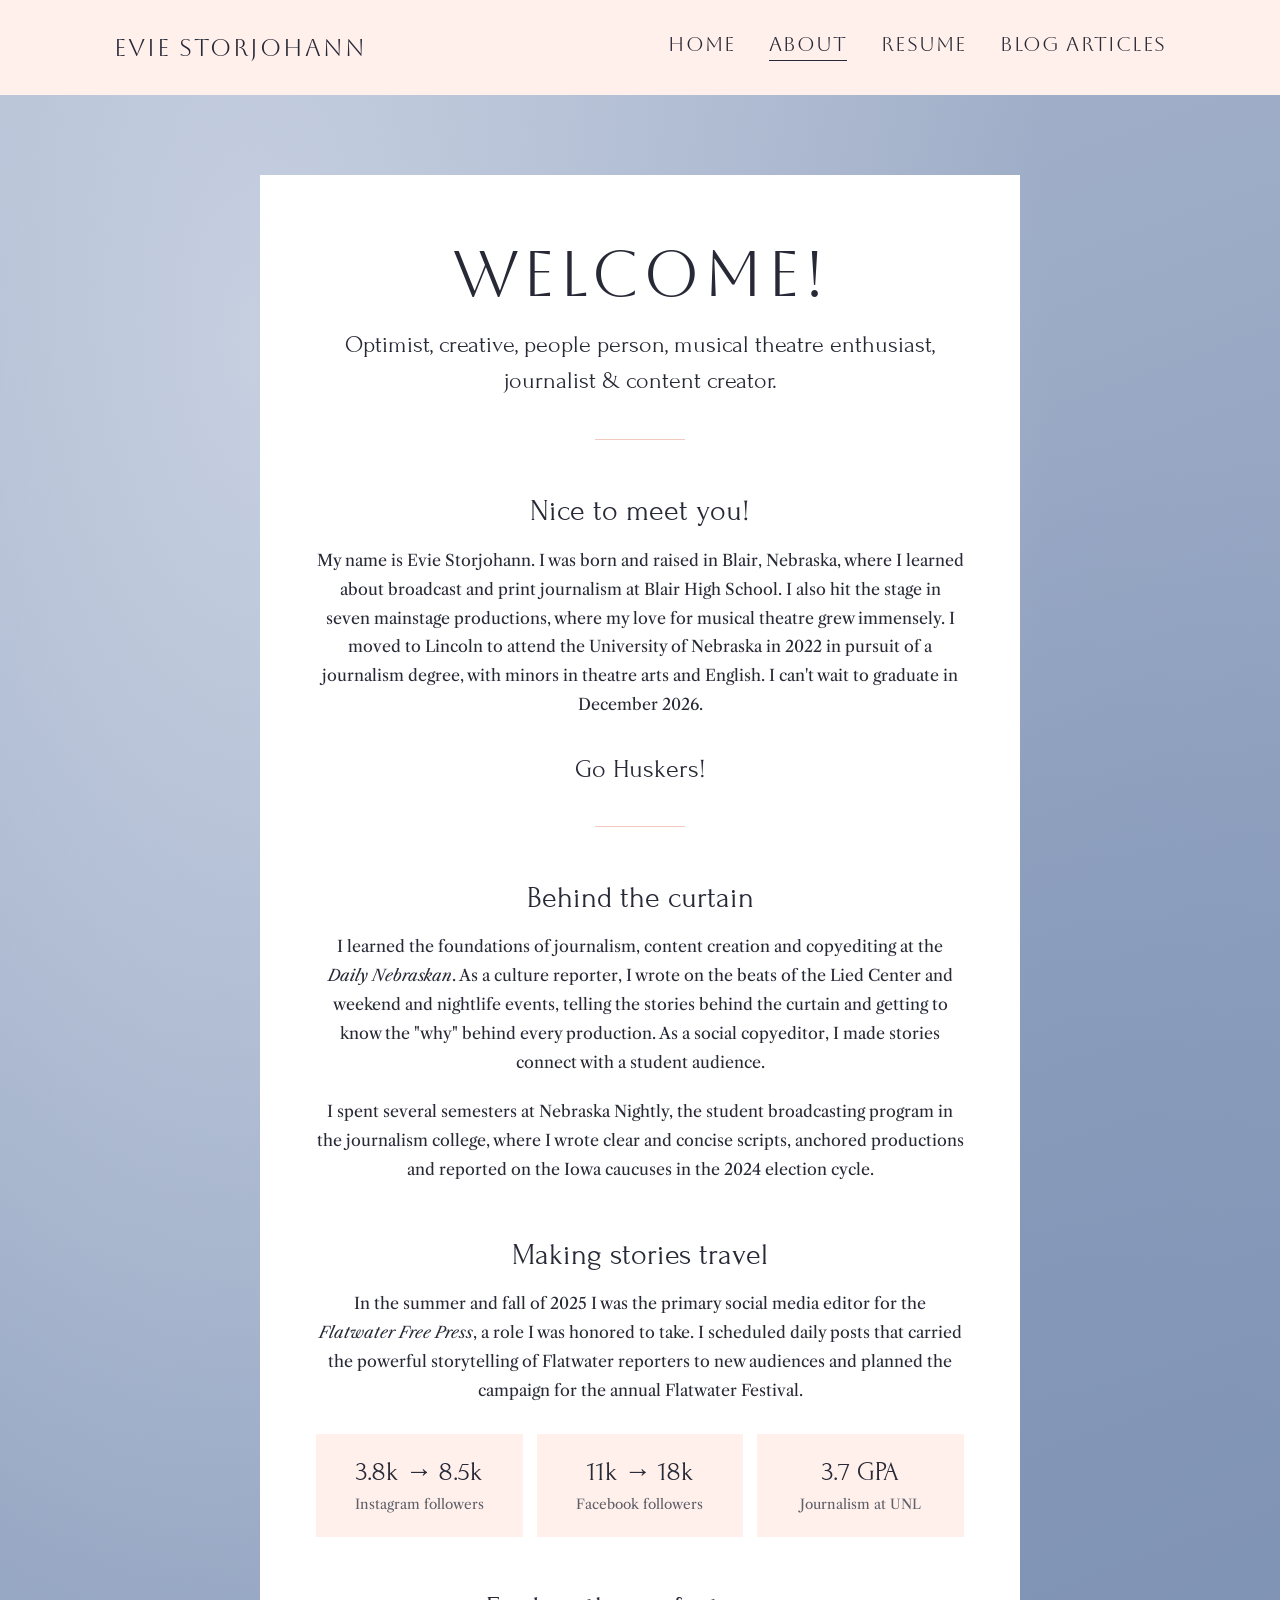
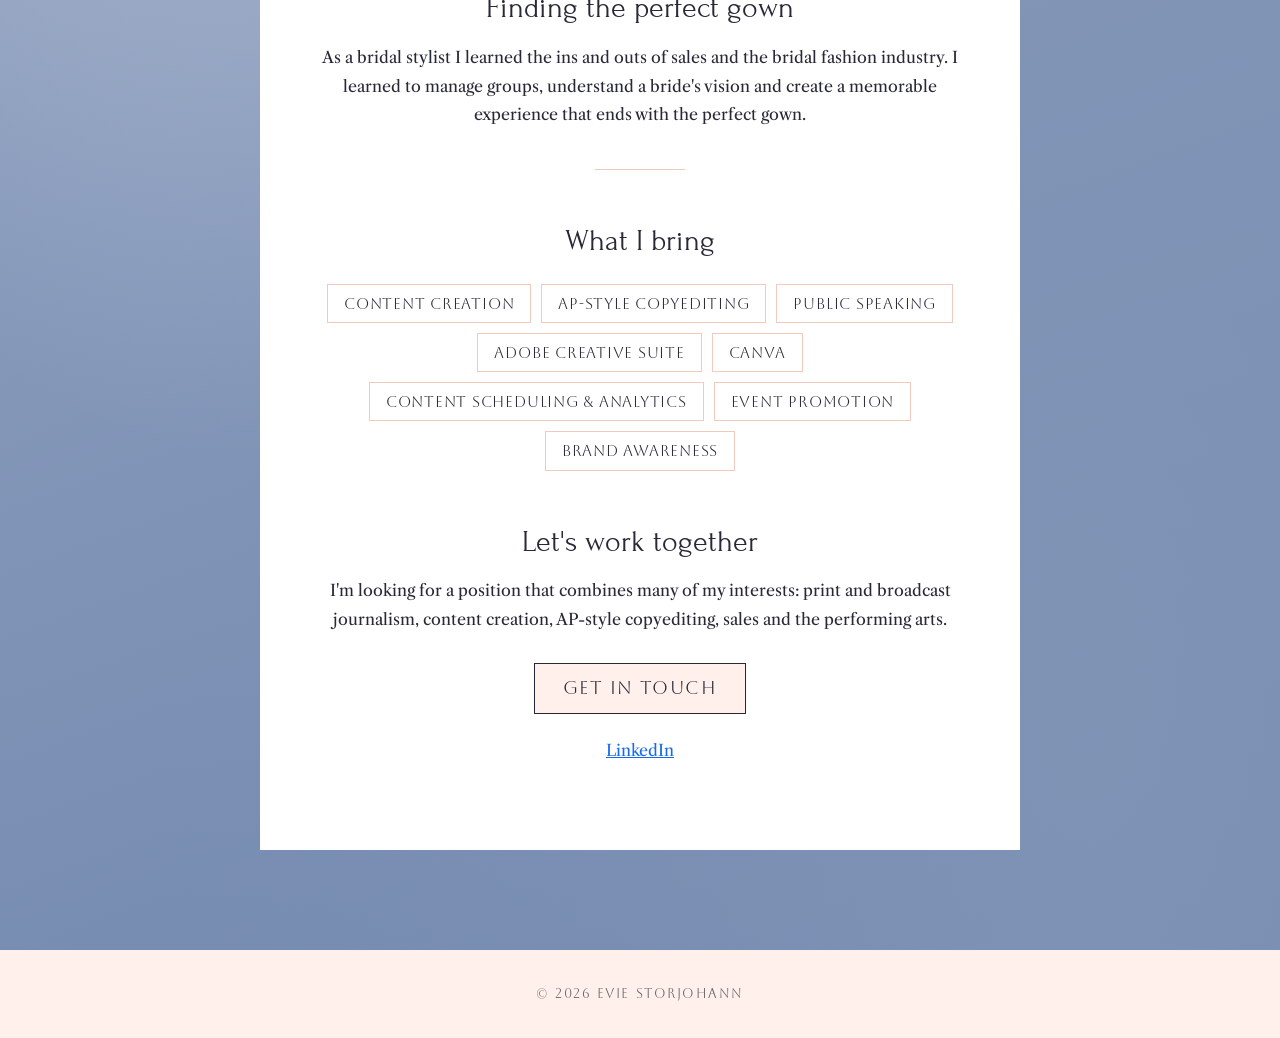
<file: index.html>
<!DOCTYPE html>
<html lang="en">
<head>
<meta charset="utf-8">
<meta name="viewport" content="width=device-width, initial-scale=1">
<title>About | Evie Storjohann</title>
<meta name="description" content="Evie Storjohann is an optimist, people person, musical theatre enthusiast, journalist and content creator from Nebraska.">
<link rel="preconnect" href="https://fonts.googleapis.com">
<link rel="preconnect" href="https://fonts.gstatic.com" crossorigin>
<link href="https://fonts.googleapis.com/css2?family=Aboreto&family=Forum&family=Libre+Caslon+Text:ital,wght@0,400;0,700;1,400&display=swap" rel="stylesheet">
<style>
  :root {
    --blush: #fff0ec;
    --navy: #282936;
    --slate: #5e5f68;
    --steel: #20303c;
    --link: #166aea;
    --white: #ffffff;
  }
  * { box-sizing: border-box; }
  body {
    margin: 0; color: var(--navy); background: var(--white);
    font: 18px/1.8 "Libre Caslon Text", Georgia, serif;
  }
  a { color: var(--link); }

  header.top { background: var(--blush); }
  header.top .wrap { max-width: 1100px; margin: 0 auto; padding: 34px 24px; display: flex; justify-content: space-between; align-items: center; gap: 16px 40px; flex-wrap: wrap; }
  .brand { font: 1.5rem/1 Aboreto, sans-serif; letter-spacing: .08em; text-transform: uppercase; color: var(--navy); text-decoration: none; }
  nav { display: flex; gap: 12px 34px; flex-wrap: wrap; }
  nav a { font: 1.25rem/1 Aboreto, sans-serif; letter-spacing: .06em; text-transform: uppercase; color: var(--navy); text-decoration: none; padding-bottom: 6px; border-bottom: 1px solid transparent; }
  nav a:hover, nav a[aria-current] { border-bottom-color: var(--navy); }

  .stage {
    padding: 80px 24px 100px;
    background:
      radial-gradient(ellipse at 20% 10%, #c5cfe0 0, transparent 55%),
      radial-gradient(ellipse at 85% 90%, #7f93b5 0, transparent 60%),
      linear-gradient(160deg, #a7b4cc, #6f86ad);
  }
  .card { max-width: 760px; margin: 0 auto; background: var(--white); padding: 64px 56px; text-align: center; }
  h1 { font: clamp(2.4rem, 8vw, 4rem)/1.1 Aboreto, sans-serif; letter-spacing: .06em; text-transform: uppercase; margin: 0 0 18px; font-weight: 400; }
  h2 { font: 1.9rem/1.3 Forum, serif; font-weight: 400; margin: 52px 0 14px; }
  .card p { margin: 0 0 1.3em; font-size: 1rem; }
  .card p.tagline { font: 1.5rem/1.5 Forum, serif; margin: 0 auto 28px; max-width: 28em; }
  .rule { width: 90px; border: 0; border-top: 1px solid #f1c9bd; margin: 40px auto; }
  .card p.huskers { font: 1.6rem/1.3 Forum, serif; margin: 34px 0; }
  .stats { display: grid; grid-template-columns: repeat(auto-fit, minmax(190px, 1fr)); gap: 14px; margin: 30px 0 10px; }
  .stat { background: var(--blush); padding: 22px 12px; }
  .stat b { display: block; font: 1.7rem/1.2 Forum, serif; font-weight: 400; }
  .stat span { font-size: .85rem; line-height: 1.5; color: var(--slate); display: block; margin-top: 6px; }
  .skills { list-style: none; padding: 0; margin: 22px 0 0; display: flex; flex-wrap: wrap; justify-content: center; gap: 10px; }
  .skills li { font: .95rem/1 Aboreto, sans-serif; letter-spacing: .05em; text-transform: uppercase; border: 1px solid #f1c9bd; padding: 11px 16px; }
  .btn { display: inline-block; margin-top: 8px; font: 1.1rem/1 Aboreto, sans-serif; letter-spacing: .08em; text-transform: uppercase; color: var(--navy); background: var(--blush); border: 1px solid var(--navy); padding: 16px 28px; text-decoration: none; }
  .btn:hover { background: var(--navy); color: var(--white); }
  footer { background: var(--blush); text-align: center; padding: 34px 24px; font: .8rem/1.6 Aboreto, sans-serif; letter-spacing: .12em; text-transform: uppercase; color: var(--slate); }
  @media (max-width: 600px) { .card { padding: 44px 24px; } .stage { padding: 40px 14px 60px; } }
</style>
</head>
<body>
<header class="top">
  <div class="wrap">
    <a class="brand" href="index.html">Evie Storjohann</a>
    <nav>
      <a href="https://evelynstorjohann.wixsite.com/evie-storjohann-prof">Home</a>
      <a href="index.html" aria-current="page">About</a>
      <a href="https://evelynstorjohann.wixsite.com/evie-storjohann-prof/project-02">Resume</a>
      <a href="https://evelynstorjohann.wixsite.com/evie-storjohann-prof/blog">Blog Articles</a>
    </nav>
  </div>
</header>

<main class="stage">
  <div class="card">
    <h1>Welcome!</h1>
    <p class="tagline">Optimist, creative, people person, musical theatre enthusiast, journalist &amp; content creator.</p>
    <hr class="rule">

    <h2>Nice to meet you!</h2>
    <p>My name is Evie Storjohann. I was born and raised in Blair, Nebraska, where I learned about broadcast and print journalism at Blair High School. I also hit the stage in seven mainstage productions, where my love for musical theatre grew immensely. I moved to Lincoln to attend the University of Nebraska in 2022 in pursuit of a journalism degree, with minors in theatre arts and English. I can't wait to graduate in December 2026.</p>
    <p class="huskers">Go Huskers!</p>

    <hr class="rule">

    <h2>Behind the curtain</h2>
    <p>I learned the foundations of journalism, content creation and copyediting at the <em>Daily Nebraskan</em>. As a culture reporter, I wrote on the beats of the Lied Center and weekend and nightlife events, telling the stories behind the curtain and getting to know the "why" behind every production. As a social copyeditor, I made stories connect with a student audience.</p>
    <p>I spent several semesters at Nebraska Nightly, the student broadcasting program in the journalism college, where I wrote clear and concise scripts, anchored productions and reported on the Iowa caucuses in the 2024 election cycle.</p>

    <h2>Making stories travel</h2>
    <p>In the summer and fall of 2025 I was the primary social media editor for the <em>Flatwater Free Press</em>, a role I was honored to take. I scheduled daily posts that carried the powerful storytelling of Flatwater reporters to new audiences and planned the campaign for the annual Flatwater Festival.</p>
    <div class="stats">
      <div class="stat"><b>3.8k &rarr; 8.5k</b><span>Instagram followers</span></div>
      <div class="stat"><b>11k &rarr; 18k</b><span>Facebook followers</span></div>
      <div class="stat"><b>3.7 GPA</b><span>Journalism at UNL</span></div>
    </div>

    <h2>Finding the perfect gown</h2>
    <p>As a bridal stylist I learned the ins and outs of sales and the bridal fashion industry. I learned to manage groups, understand a bride's vision and create a memorable experience that ends with the perfect gown.</p>

    <hr class="rule">

    <h2>What I bring</h2>
    <ul class="skills">
      <li>Content creation</li>
      <li>AP-style copyediting</li>
      <li>Public speaking</li>
      <li>Adobe Creative Suite</li>
      <li>Canva</li>
      <li>Content scheduling &amp; analytics</li>
      <li>Event promotion</li>
      <li>Brand awareness</li>
    </ul>

    <h2>Let's work together</h2>
    <p>I'm looking for a position that combines many of my interests: print and broadcast journalism, content creation, AP-style copyediting, sales and the performing arts.</p>
    <a class="btn" href="mailto:evelyn.storjohann@gmail.com">Get in touch</a>
    <p style="margin-top:22px"><a href="https://www.linkedin.com/in/evie-storjohann-810b6a214/" rel="noopener">LinkedIn</a></p>
  </div>
</main>

<footer>&copy; 2026 Evie Storjohann</footer>
</body>
</html>
</file>
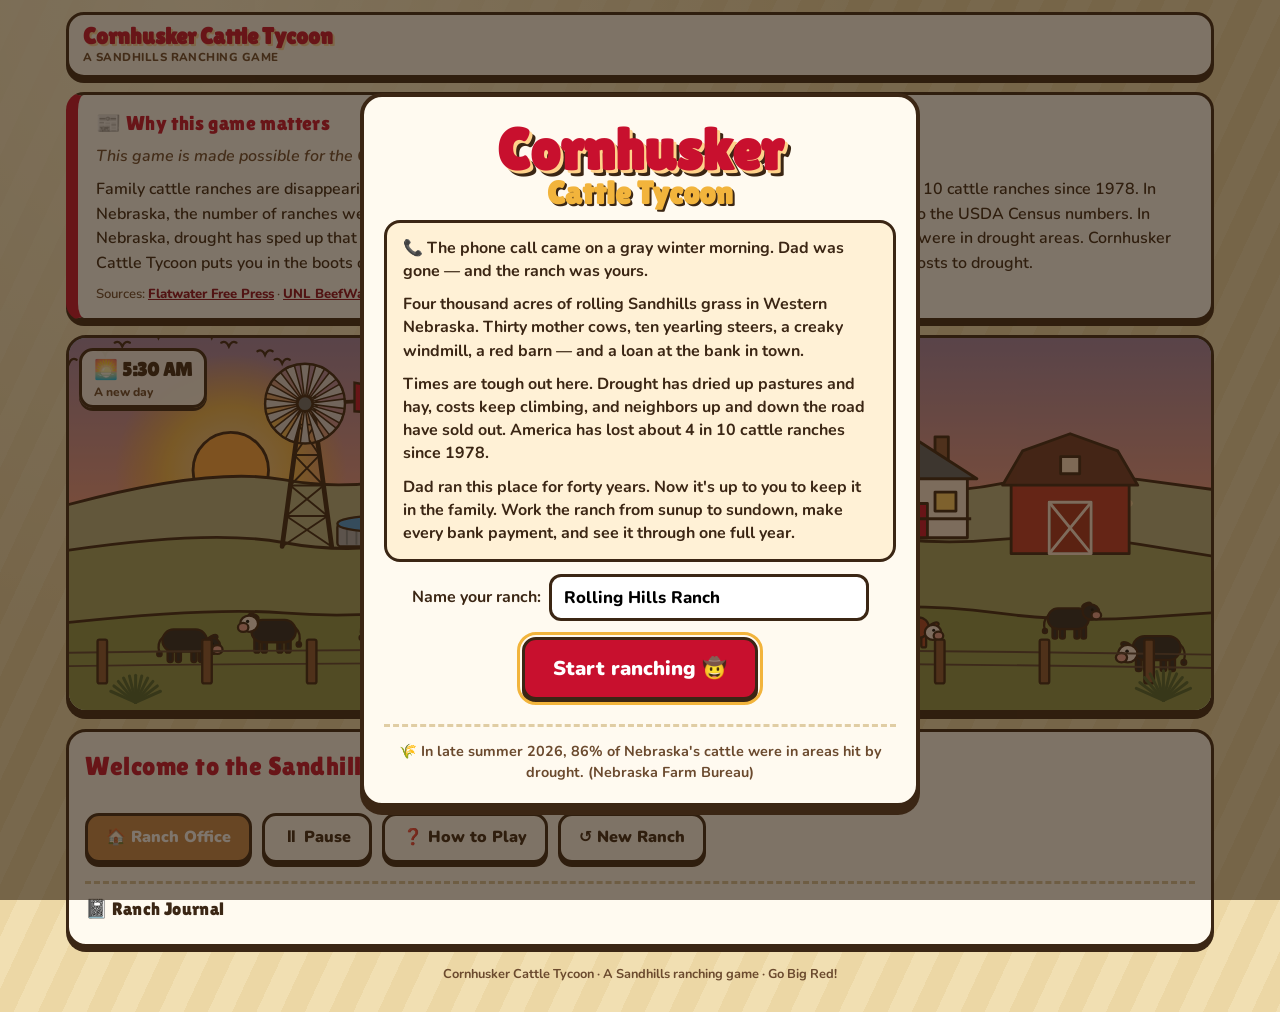
<file: Cornhusker Cattle Tycoon/index.html>
<!DOCTYPE html>
<html lang="en">
<head>
<meta charset="utf-8">
<meta name="viewport" content="width=device-width, initial-scale=1">
<title>Cornhusker Cattle Tycoon</title>
<meta name="description" content="You just inherited your father's cattle ranch in the Sandhills of Western Nebraska. Work the ranch from sunup to sundown and keep it in business.">
<link rel="preconnect" href="https://fonts.googleapis.com">
<link rel="preconnect" href="https://fonts.gstatic.com" crossorigin>
<link href="https://fonts.googleapis.com/css2?family=Lilita+One&family=Nunito:wght@600;700;800;900&display=swap" rel="stylesheet">
<link rel="stylesheet" href="style.css">
</head>
<body>

<div id="app">
  <header class="hud" id="hud"></header>

  <section class="news" aria-labelledby="newsTitle">
    <h2 id="newsTitle">📰 Why this game matters</h2>
    <p class="news-credit">This game is made possible for the COJMC JOUR 304 Multimedia course.</p>
    <p>Family cattle ranches are disappearing in Nebraska. According to the Flatwater Free Press, America has lost 4 in 10 cattle ranches since 1978. In Nebraska, the number of ranches went from 17,707 beef cow operations in 2017 to 14,834 in 2022, according to the USDA Census numbers. In Nebraska, drought has sped up that decline. The Nebraska Farm Bureau reported that 86% of Nebraska’s cattle were in drought areas. Cornhusker Cattle Tycoon puts you in the boots of a Nebraska rancher facing the common issues and pressures, from rising costs to drought.</p>
    <p class="news-src">Sources:
      <a href="https://flatwaterfreepress.org/america-has-lost-roughly-4-in-10-cattle-ranches-since-1978/" target="_blank" rel="noopener">Flatwater Free Press</a> ·
      <a href="https://beef.unl.edu/beefwatch/2024/recognizing-economic-risk-ranch/" target="_blank" rel="noopener">UNL BeefWatch</a> ·
      <a href="https://www.nefb.org/news/difficult-decisions" target="_blank" rel="noopener">Nebraska Farm Bureau</a>
    </p>
  </section>

  <div class="scene" id="scene" aria-label="Your Sandhills ranch">
    <div class="scene-svg" id="sceneSvg"></div>
    <div class="scene-clock" id="sceneClock"></div>
    <div class="scene-event" id="sceneEvent"></div>
  </div>

  <main class="panel" id="panel">
    <div class="slot-head">
      <h2 id="slotTitle">Loading the ranch…</h2>
      <ol class="slot-track" id="slotTrack" aria-label="Time of day"></ol>
    </div>
    <p class="slot-sub" id="slotSub"></p>
    <div class="tasks" id="tasks"></div>
    <div class="panel-actions">
      <button class="btn btn-wood" id="officeBtn" type="button">🏠 Ranch Office</button>
      <button class="btn btn-plain" id="pauseBtn" type="button">⏸ Pause</button>
      <button class="btn btn-plain" id="helpBtn" type="button">❓ How to Play</button>
      <button class="btn btn-plain" id="newBtn" type="button">↺ New Ranch</button>
    </div>
    <section class="journal">
      <h3>📓 Ranch Journal</h3>
      <ul id="journal"></ul>
    </section>
  </main>

  <footer class="foot">Cornhusker Cattle Tycoon · A Sandhills ranching game · Go Big Red!</footer>
</div>

<div class="modal hidden" id="modal" role="dialog" aria-modal="true">
  <div class="modal-card" id="modalCard"></div>
</div>

<script src="js/scene.js"></script>
<script src="js/minigames.js"></script>
<script src="js/game.js"></script>
</body>
</html>
</file>
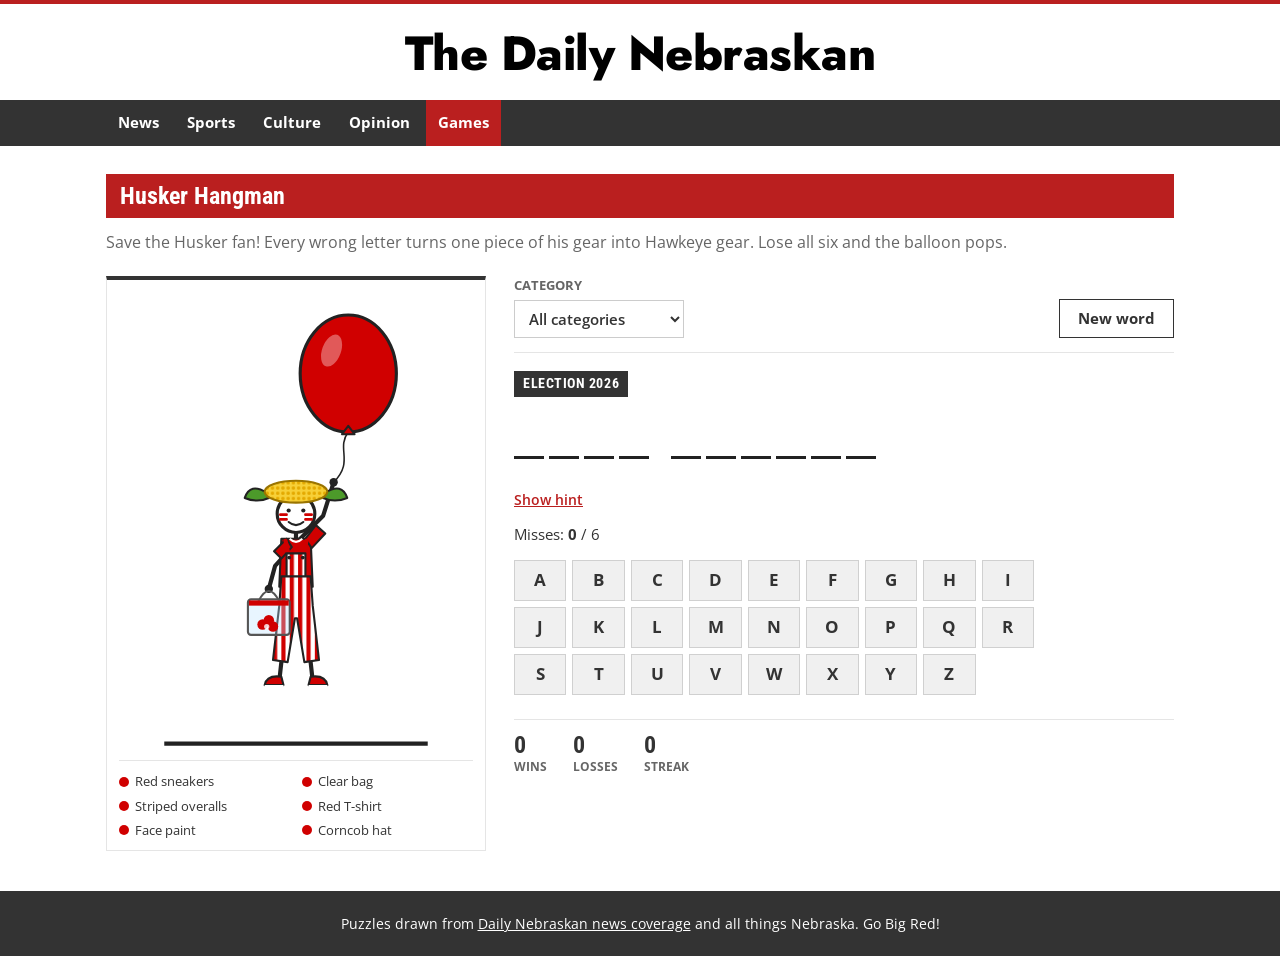
<file: hangman-husker-fan/index.html>
<!DOCTYPE html>
<html lang="en">
<head>
<meta charset="utf-8">
<meta name="viewport" content="width=device-width, initial-scale=1">
<title>Husker Hangman | Daily Nebraskan Games</title>
<meta name="description" content="Save the Husker fan! Guess Nebraska and Daily Nebraskan news words before his gear turns Hawkeye and his balloon pops.">
<link rel="preconnect" href="https://fonts.googleapis.com">
<link rel="preconnect" href="https://fonts.gstatic.com" crossorigin>
<link href="https://fonts.googleapis.com/css2?family=Jost:wght@700;800&family=Open+Sans:wght@400;600;700&family=Roboto+Condensed:wght@700&display=swap" rel="stylesheet">
<link rel="stylesheet" href="style.css">
</head>
<body>

<header class="masthead">
  <a class="wordmark" href="https://www.dailynebraskan.com/">The Daily Nebraskan</a>
</header>
<nav class="navbar" aria-label="Site">
  <div class="wrap">
    <a href="https://www.dailynebraskan.com/news/">News</a>
    <a href="https://www.dailynebraskan.com/sports/">Sports</a>
    <a href="https://www.dailynebraskan.com/culture/">Culture</a>
    <a href="https://www.dailynebraskan.com/opinion/">Opinion</a>
    <a href="./" aria-current="page">Games</a>
  </div>
</nav>

<main class="wrap">
  <h1 class="block-title">Husker Hangman</h1>
  <p class="dek">Save the Husker fan! Every wrong letter turns one piece of his gear into Hawkeye gear. Lose all six and the balloon pops.</p>

  <div class="game">
    <section class="stage" aria-label="Husker fan">
      <svg id="scene" viewBox="0 0 300 440" role="img" aria-labelledby="sceneTitle">
        <title id="sceneTitle">A stick-figure Husker fan hanging from a red balloon</title>
        <defs>
          <pattern id="huskerStripes" width="8" height="8" patternUnits="userSpaceOnUse">
            <rect width="8" height="8" fill="#fff"/><rect width="4" height="8" fill="#d00000"/>
          </pattern>
          <pattern id="hawkStripes" width="8" height="8" patternUnits="userSpaceOnUse">
            <rect width="8" height="8" fill="#ffcd00"/><rect width="4" height="8" fill="#111"/>
          </pattern>
          <pattern id="kernels" width="5" height="5" patternUnits="userSpaceOnUse">
            <rect width="5" height="5" fill="#f7d038"/><circle cx="2.5" cy="2.5" r="1.7" fill="#e4a900"/>
          </pattern>
        </defs>

        <!-- ground: the traditional hangman base line -->
        <line x1="24" y1="432" x2="276" y2="432" class="ink" stroke-width="4"/>

        <g id="floater">
          <!-- balloon -->
          <g id="balloon">
            <path d="M200 134 C188 150 206 162 186 182" fill="none" stroke="#222" stroke-width="1.5"/>
            <ellipse cx="200" cy="78" rx="46" ry="56" fill="#d00000" stroke="#222" stroke-width="3"/>
            <ellipse cx="184" cy="56" rx="9" ry="16" fill="#fff" opacity=".35" transform="rotate(20 184 56)"/>
            <path d="M194 136 L206 136 L200 128 Z" fill="#d00000" stroke="#222" stroke-width="2" stroke-linejoin="round"/>
          </g>
          <g id="burst" class="hidden">
            <path d="M200 30 L212 62 L246 52 L224 80 L250 104 L214 100 L206 134 L194 104 L160 116 L178 86 L150 62 L186 64 Z" fill="#ffcd00" stroke="#222" stroke-width="3" stroke-linejoin="round"/>
            <text x="200" y="90" text-anchor="middle" class="pop-text">POP!</text>
          </g>

          <!-- the fan -->
          <g id="fan">
            <!-- stick limbs -->
            <g class="ink limbs" fill="none" stroke-width="4" stroke-linecap="round" stroke-linejoin="round">
              <path d="M150 296 L138 336 L134 372"/>
              <path d="M150 296 L162 336 L166 372"/>
              <path d="M150 230 L150 296"/>
              <path d="M150 240 L176 214 L186 182"/>
              <path d="M150 240 L130 262 L124 284"/>
            </g>
            <circle cx="186" cy="182" r="4" class="hand"/>
            <circle cx="124" cy="284" r="4" class="hand"/>

            <!-- t-shirt -->
            <g data-gear="shirt">
              <g class="husker">
                <path d="M136 236 L164 236 L166 282 L134 282 Z" fill="#d00000" class="outline"/>
                <path d="M159 236 L169 223 L178 231 L165 245 Z" fill="#d00000" class="outline"/>
                <path d="M141 236 L129 248 L136 255 L146 244 Z" fill="#d00000" class="outline"/>
                <path d="M144 236 Q150 242 156 236" fill="none" stroke="#fff" stroke-width="2"/>
              </g>
              <g class="hawk">
                <path d="M136 236 L164 236 L166 282 L134 282 Z" fill="#111" class="outline"/>
                <path d="M159 236 L169 223 L178 231 L165 245 Z" fill="#111" class="outline"/>
                <path d="M141 236 L129 248 L136 255 L146 244 Z" fill="#111" class="outline"/>
                <path d="M144 236 Q150 242 156 236" fill="none" stroke="#ffcd00" stroke-width="2"/>
                <path d="M171 239 L176 234 M131 250 L134 253" stroke="#ffcd00" stroke-width="2.5"/>
              </g>
            </g>

            <!-- striped overalls -->
            <g data-gear="overalls">
              <g class="husker">
                <path d="M143 252 L140 238 M157 252 L160 238" stroke="#d00000" stroke-width="4" stroke-linecap="round"/>
                <rect x="141" y="250" width="18" height="24" fill="url(#huskerStripes)" class="outline"/>
                <path d="M136 272 L164 272 L166 300 L172 352 L158 354 L151 312 L149 312 L142 354 L128 352 L134 300 Z" fill="url(#huskerStripes)" class="outline"/>
                <circle cx="143.5" cy="254" r="1.8" fill="#222"/><circle cx="156.5" cy="254" r="1.8" fill="#222"/>
              </g>
              <g class="hawk">
                <path d="M143 252 L140 238 M157 252 L160 238" stroke="#111" stroke-width="4" stroke-linecap="round"/>
                <rect x="141" y="250" width="18" height="24" fill="url(#hawkStripes)" class="outline"/>
                <path d="M136 272 L164 272 L166 300 L172 352 L158 354 L151 312 L149 312 L142 354 L128 352 L134 300 Z" fill="url(#hawkStripes)" class="outline"/>
                <circle cx="143.5" cy="254" r="1.8" fill="#222"/><circle cx="156.5" cy="254" r="1.8" fill="#222"/>
              </g>
            </g>

            <!-- shoes -->
            <g data-gear="shoes">
              <g class="husker">
                <path d="M136 368 Q122 366 120 376 L138 376 Z" fill="#d00000" class="outline"/>
                <path d="M164 368 Q178 366 180 376 L162 376 Z" fill="#d00000" class="outline"/>
                <path d="M120 377 L138 377 M162 377 L180 377" stroke="#fff" stroke-width="2"/>
              </g>
              <g class="hawk">
                <path d="M136 368 Q122 366 120 376 L138 376 Z" fill="#111" class="outline"/>
                <path d="M164 368 Q178 366 180 376 L162 376 Z" fill="#111" class="outline"/>
                <path d="M120 377 L138 377 M162 377 L180 377" stroke="#ffcd00" stroke-width="2"/>
              </g>
            </g>

            <!-- clear stadium bag -->
            <g data-gear="bag">
              <path d="M114 296 Q124 276 134 296" fill="none" stroke="#555" stroke-width="2"/>
              <rect x="104" y="294" width="40" height="34" rx="3" fill="rgba(190,225,255,.35)" stroke="#555" stroke-width="2"/>
              <g class="husker">
                <rect x="105" y="295" width="38" height="5" fill="#d00000"/>
                <g fill="#d00000"><circle cx="118" cy="318" r="5"/><circle cx="124" cy="314" r="5"/><circle cx="128" cy="320" r="5"/></g>
                <g fill="#fff" opacity=".8"><circle cx="122" cy="320" r="2.5"/></g>
              </g>
              <g class="hawk">
                <rect x="105" y="295" width="38" height="5" fill="#111"/>
                <g fill="#ffcd00" stroke="#111" stroke-width=".8"><circle cx="118" cy="318" r="5"/><circle cx="124" cy="314" r="5"/><circle cx="128" cy="320" r="5"/></g>
              </g>
            </g>

            <!-- head -->
            <circle cx="150" cy="212" r="18" fill="#fff" class="ink" stroke-width="3"/>
            <g id="eyes" fill="#222"><circle cx="143" cy="209" r="2"/><circle cx="157" cy="209" r="2"/></g>
            <g id="xeyes" class="hidden" stroke="#222" stroke-width="2" stroke-linecap="round">
              <path d="M140 206 L146 212 M146 206 L140 212 M154 206 L160 212 M160 206 L154 212"/>
            </g>
            <path id="mouth" d="M143 220 Q150 226 157 220" fill="none" stroke="#222" stroke-width="2" stroke-linecap="round"/>

            <!-- face paint -->
            <g data-gear="paint" stroke-width="2.5" stroke-linecap="round">
              <g class="husker"><path d="M135 213 L141 213 M135 217.5 L141 217.5 M159 213 L165 213 M159 217.5 L165 217.5" stroke="#d00000"/></g>
              <g class="hawk">
                <path d="M135 213 L141 213 M159 213 L165 213" stroke="#ffcd00"/>
                <path d="M135 217.5 L141 217.5 M159 217.5 L165 217.5" stroke="#111"/>
              </g>
            </g>

            <!-- hat -->
            <g data-gear="hat">
              <g class="husker">
                <path d="M122 192 Q106 182 101 197 Q113 202 124 197 Z" fill="#4c9a2a" class="outline"/>
                <path d="M178 192 Q194 182 199 197 Q187 202 176 197 Z" fill="#4c9a2a" class="outline"/>
                <ellipse cx="150" cy="191" rx="30" ry="10.5" fill="url(#kernels)" stroke="#9a7400" stroke-width="2"/>
              </g>
              <g class="hawk">
                <path d="M131 203 Q131 176 150 175 Q169 176 169 203 Z" fill="#111" class="outline"/>
                <rect x="130" y="196" width="40" height="8" rx="2" fill="#ffcd00" class="outline"/>
                <circle cx="150" cy="172" r="6" fill="#ffcd00" class="outline"/>
              </g>
            </g>
          </g>
        </g>
      </svg>

      <ol class="gear-list" id="gearList" aria-label="Gear status"></ol>
    </section>

    <section class="board" aria-label="Puzzle">
      <div class="toolbar">
        <label>Category
          <select id="categorySelect"><option value="all">All categories</option></select>
        </label>
        <button type="button" id="newGameBtn" class="btn ghost">New word</button>
      </div>

      <p class="category-tag" id="categoryTag"></p>
      <div class="phrase" id="phrase" aria-live="polite"></div>

      <div class="hint-row">
        <button type="button" id="hintBtn" class="link-btn">Show hint</button>
        <p id="hint" class="hint hidden"></p>
      </div>

      <p class="misses">Misses: <b id="missCount">0</b> / 6 <span id="wrongLetters" class="wrong"></span></p>

      <div class="keyboard" id="keyboard" aria-label="Letters"></div>

      <div class="result hidden" id="result" role="status">
        <h2 id="resultTitle"></h2>
        <p id="resultText"></p>
        <div class="result-actions">
          <button type="button" id="playAgainBtn" class="btn">Play again</button>
          <a class="btn ghost" href="https://www.dailynebraskan.com/news/">Read the news</a>
        </div>
      </div>

      <dl class="stats">
        <div><dt>Wins</dt><dd id="statWins">0</dd></div>
        <div><dt>Losses</dt><dd id="statLosses">0</dd></div>
        <div><dt>Streak</dt><dd id="statStreak">0</dd></div>
      </dl>
    </section>
  </div>
</main>

<footer class="site-footer">
  <p>Puzzles drawn from <a href="https://www.dailynebraskan.com/news/">Daily Nebraskan news coverage</a> and all things Nebraska. Go Big Red!</p>
</footer>

<script src="words.js"></script>
<script src="game.js"></script>
</body>
</html>
</file>
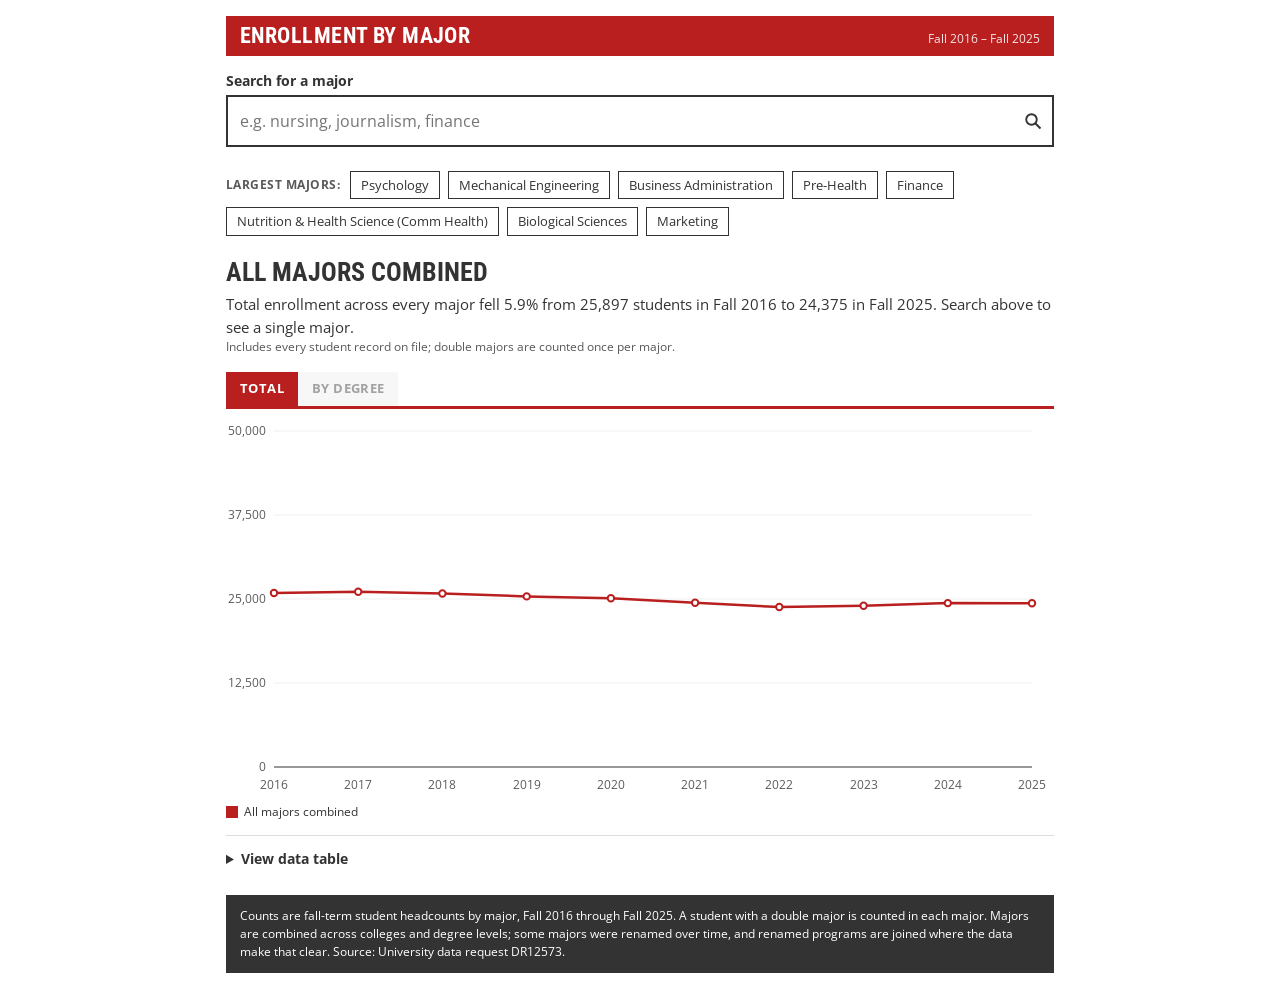
<file: major-search/index.html>
<!doctype html>
<html lang="en">
<head>
<meta charset="utf-8">
<meta name="viewport" content="width=device-width, initial-scale=1">
<title>Enrollment by Major</title>
<meta name="description" content="Search any major and see how many students were enrolled in it each fall from 2016 to 2025.">
<link rel="preconnect" href="https://fonts.googleapis.com">
<link rel="preconnect" href="https://fonts.gstatic.com" crossorigin>
<link href="https://fonts.googleapis.com/css2?family=Open+Sans:wght@400;600;700&family=Roboto+Condensed:wght@700&display=swap" rel="stylesheet">
<style>
  :root {
    --red: #ba1f1f;
    --red-dark: #8f1717;
    --ink: #333333;
    --ink-soft: #595959;
    --line: #dddddd;
    --wash: #efefef;
    --white: #ffffff;
    --c1: #ba1f1f; --c2: #333333; --c3: #1f5fa8; --c4: #c98a00; --c5: #2a8c82; --c6: #7a4ea3;
  }
  * { box-sizing: border-box; }
  html { color-scheme: light; }
  body {
    margin: 0; background: var(--white); color: var(--ink);
    font-family: "Open Sans", Arial, sans-serif; font-size: 14px; line-height: 1.5;
  }
  button, input { font: inherit; color: inherit; }
  #app { max-width: 860px; margin: 0 auto; padding: 0 16px 20px; }

  /* Section bar, in the style of the site's red "Trending Stories" header */
  .bar {
    display: flex; align-items: baseline; justify-content: space-between; gap: 12px;
    background: var(--red); color: #fff; padding: 8px 14px; margin: 16px 0 14px;
  }
  .bar h1 {
    margin: 0; font: 700 22px/1.1 "Roboto Condensed", "Arial Narrow", sans-serif;
    text-transform: uppercase; letter-spacing: .02em;
  }
  .bar span { font-size: 12px; opacity: .9; white-space: nowrap; }

  /* Search */
  .search { position: relative; }
  .search label { display: block; font-weight: 700; margin-bottom: 4px; }
  .field { position: relative; }
  .field input {
    width: 100%; padding: 12px 40px 12px 12px; border: 2px solid var(--ink); border-radius: 0;
    background: #fff; font-size: 16px; /* 16px stops iOS zoom */
  }
  .field input:focus-visible { outline: 3px solid rgba(186,31,31,.35); outline-offset: 0; border-color: var(--red); }
  .field svg { position: absolute; right: 12px; top: 50%; transform: translateY(-50%); pointer-events: none; }
  .list {
    position: absolute; z-index: 20; left: 0; right: 0; top: 100%; margin: 0; padding: 0; list-style: none;
    background: #fff; border: 2px solid var(--ink); border-top: 0; max-height: 300px; overflow-y: auto;
    box-shadow: 0 8px 16px rgba(0,0,0,.15);
  }
  .list[hidden] { display: none; }
  .list li { padding: 9px 12px; cursor: pointer; border-bottom: 1px solid var(--wash); display: flex; justify-content: space-between; gap: 12px; align-items: baseline; }
  .list li:last-child { border-bottom: 0; }
  .list li[aria-selected="true"], .list li:hover { background: var(--wash); box-shadow: inset 4px 0 0 var(--red); }
  .list .nm { font-weight: 600; }
  .list .meta { color: var(--ink-soft); font-size: 12px; white-space: nowrap; }
  .list .none { cursor: default; color: var(--ink-soft); }
  .list .none:hover { background: #fff; box-shadow: none; }

  /* Chips */
  .chips { display: flex; flex-wrap: wrap; gap: 8px; margin: 12px 0 0; align-items: center; }
  .chips .lbl { font-size: 12px; font-weight: 700; text-transform: uppercase; letter-spacing: .04em; color: var(--ink-soft); margin-right: 2px; }
  .chip {
    display: inline-flex; align-items: center; gap: 8px; border: 1px solid var(--ink); background: #fff;
    padding: 4px 10px; border-radius: 0; cursor: pointer; font-size: 13px; line-height: 1.4;
  }
  .chip:hover { background: var(--wash); }
  .chip:focus-visible, .tab:focus-visible, summary:focus-visible, .x:focus-visible { outline: 3px solid rgba(186,31,31,.45); outline-offset: 2px; }
  .chip.sel { border-width: 2px; padding: 3px 9px; cursor: default; }
  .sw { width: 12px; height: 12px; flex: none; }
  .x { border: 0; background: none; padding: 0 0 0 2px; cursor: pointer; font-size: 18px; line-height: 1; color: var(--ink-soft); }
  .x:hover { color: var(--red); }

  /* Headline / summary */
  .head { margin: 22px 0 6px; }
  .head h2 { margin: 0; font: 700 26px/1.15 "Roboto Condensed", "Arial Narrow", sans-serif; text-transform: uppercase; }
  .head p { margin: 6px 0 0; color: var(--ink); font-size: 15px; }
  .head .sub { color: var(--ink-soft); font-size: 12px; }

  .stats { display: grid; grid-template-columns: repeat(3, 1fr); gap: 0; margin: 14px 0; border: 1px solid var(--line); }
  .stat { padding: 10px 14px; border-right: 1px solid var(--line); }
  .stat:last-child { border-right: 0; }
  .stat .k { font-size: 11px; font-weight: 700; text-transform: uppercase; letter-spacing: .05em; color: var(--ink-soft); }
  .stat .v { font: 700 28px/1.2 "Roboto Condensed", "Arial Narrow", sans-serif; }
  .stat .d { font-size: 12px; color: var(--ink-soft); }

  /* Tabs */
  .tabs { display: flex; gap: 0; margin: 16px 0 0; border-bottom: 3px solid var(--red); }
  .tab {
    border: 0; background: var(--wash); padding: 7px 14px; cursor: pointer; font-weight: 700; font-size: 13px;
    text-transform: uppercase; letter-spacing: .03em;
  }
  .tab[aria-pressed="true"] { background: var(--red); color: #fff; }
  .tab:disabled { opacity: .45; cursor: not-allowed; }

  /* Chart */
  .chartwrap { position: relative; margin-top: 8px; user-select: none; -webkit-user-select: none; }
  svg.chart { display: block; width: 100%; height: auto; overflow: visible; touch-action: pan-y; }
  .chart text { font-family: "Open Sans", Arial, sans-serif; fill: var(--ink-soft); font-size: 12px; }
  .chart .grid { stroke: var(--wash); stroke-width: 1; }
  .chart .axis { stroke: var(--ink); stroke-width: 1; }
  .chart .guide { stroke: var(--ink); stroke-width: 1; stroke-dasharray: 3 3; }
  .tip {
    position: absolute; pointer-events: none; z-index: 5; background: #fff; border: 1px solid var(--ink);
    box-shadow: 0 4px 12px rgba(0,0,0,.18); padding: 8px 10px; font-size: 12px; min-width: 130px; max-width: 240px;
  }
  .tip b { display: block; font: 700 14px "Roboto Condensed", sans-serif; text-transform: uppercase; margin-bottom: 4px; }
  .tip div { display: flex; align-items: center; gap: 6px; justify-content: space-between; }
  .tip div span:first-child { display: inline-flex; align-items: center; gap: 6px; }
  .tip[hidden] { display: none; }
  .legend { display: flex; flex-wrap: wrap; gap: 6px 16px; margin: 6px 0 0; font-size: 12px; }
  .legend span { display: inline-flex; align-items: center; gap: 6px; }

  /* Tables */
  .tblwrap { overflow-x: auto; border: 1px solid var(--line); margin-top: 8px; }
  table { border-collapse: collapse; width: 100%; font-size: 12px; font-variant-numeric: tabular-nums; }
  th, td { padding: 6px 8px; text-align: right; border-bottom: 1px solid var(--wash); white-space: nowrap; }
  th { background: var(--ink); color: #fff; font-weight: 600; position: sticky; top: 0; }
  th:first-child, td:first-child, th:nth-child(2), td:nth-child(2) { text-align: left; }
  td.name { white-space: normal; min-width: 150px; }
  tr:last-child td { border-bottom: 0; }
  td.muted { color: #999; }
  details { margin-top: 14px; border-top: 1px solid var(--line); padding-top: 8px; }
  summary { cursor: pointer; font-weight: 700; padding: 4px 0; }
  .note { font-size: 12px; color: var(--ink-soft); margin: 8px 0 0; }

  .foot { margin-top: 22px; padding: 12px 14px; background: var(--ink); color: #fff; font-size: 12px; }
  .foot a { color: #fff; }

  @media (max-width: 560px) {
    .bar h1 { font-size: 18px; } .bar span { display: none; }
    .head h2 { font-size: 21px; }
    .stats { grid-template-columns: 1fr; }
    .stat { border-right: 0; border-bottom: 1px solid var(--line); display: flex; align-items: baseline; justify-content: space-between; gap: 8px; flex-wrap: wrap; }
    .stat:last-child { border-bottom: 0; }
    .stat .v { font-size: 22px; }
    .list .meta { display: none; }
  }
  @media (prefers-reduced-motion: no-preference) { .chip, .tab { transition: background .12s; } }
</style>
</head>
<body>
<div id="app">
  <div class="bar"><h1>Enrollment by major</h1><span id="range"></span></div>

  <div class="search">
    <label for="q" id="qlabel">Search for a major</label>
    <div class="field">
      <input id="q" type="text" role="combobox" aria-autocomplete="list" aria-expanded="false" aria-controls="list"
             autocomplete="off" autocapitalize="off" spellcheck="false" placeholder="e.g. nursing, journalism, finance">
      <svg width="18" height="18" viewBox="0 0 24 24" fill="none" stroke="#333" stroke-width="2.5" aria-hidden="true"><circle cx="10" cy="10" r="7"/><path d="M15 15l7 7"/></svg>
    </div>
    <ul id="list" class="list" role="listbox" aria-labelledby="qlabel" hidden></ul>
  </div>

  <div id="selected" class="chips" aria-live="polite"></div>
  <div id="popular" class="chips"></div>

  <section id="out" aria-live="polite"></section>

  <div class="foot" id="foot"></div>
</div>
<script src="data.js"></script>
<script>
(function () {
  "use strict";
  var D = window.MAJORS_DATA;
  var Y = D.years, N = Y.length, FIRST = Y[0], LAST = Y[N - 1];
  var COLORS = ["--c1", "--c2", "--c3", "--c4", "--c5", "--c6"].map(function (v) { return getComputedStyle(document.documentElement).getPropertyValue(v).trim(); });
  var MAX_COMPARE = 5;
  var DEG = { BS: "B.S.", BA: "B.A.", BJ: "B.J.", BFA: "B.F.A.", BM: "B.M.", BSBA: "B.S.B.A.", BSAR: "B.S. Arch.", BSED: "B.S.Ed.",
    MS: "M.S.", MA: "M.A.", MBA: "M.B.A.", MED: "M.Ed.", MFA: "M.F.A.", MM: "M.M.", MAT: "M.A.T.", MENG: "M.Eng.", MPAC: "M.P.A.C.", MLS: "M.L.S.", MARC: "M.Arch.", MARE: "M.Arch.", MCRP: "M.C.R.P.",
    PHD: "Ph.D.", EDD: "Ed.D.", EDS: "Ed.S.", JD: "J.D.", JSD: "J.S.D.", LLM: "LL.M.", DVM: "D.V.M.", AUD: "Au.D.", DMA: "D.M.A.", DPLH: "D.P.L.H.", DOC: "Doctoral",
    GCER: "Grad. certificate", CER: "Certificate", ACER: "Certificate", TCER: "Teaching cert.", NDEG: "Non-degree", NA: "Non-degree", END: "Endorsement" };
  function degLabel(d) { return DEG[d] || d || "n/a"; }

  var majors = D.majors.map(function (m, i) {
    var last = -1, peak = -1;
    m.t.forEach(function (v, k) { if (v != null) last = k; });
    m.i = i; m.lastIdx = last; m.latest = last === N - 1 ? m.t[last] : null;
    m.hay = norm(m.n + " " + m.r);
    m.nn = norm(m.n);
    return m;
  });

  function norm(s) { return String(s).toLowerCase().replace(/&/g, " and ").replace(/[^a-z0-9]+/g, " ").trim(); }
  function esc(s) { return String(s).replace(/[&<>"']/g, function (c) { return { "&": "&amp;", "<": "&lt;", ">": "&gt;", '"': "&quot;", "'": "&#39;" }[c]; }); }
  function fmt(n) { return n == null ? "–" : Math.round(n).toLocaleString("en-US"); }
  function sum(a) { var any = false, s = 0; a.forEach(function (v) { if (v != null) { any = true; s += v; } }); return any ? s : null; }

  // ---------- state ----------
  var sel = [];           // indices into majors
  var mode = "total";     // "total" | "degree"

  var $q = document.getElementById("q"), $list = document.getElementById("list"), $sel = document.getElementById("selected"),
      $pop = document.getElementById("popular"), $out = document.getElementById("out");
  document.getElementById("range").textContent = "Fall " + FIRST + " – Fall " + LAST;
  document.getElementById("foot").innerHTML = "Counts are fall-term student headcounts by major, Fall " + FIRST + " through Fall " + LAST +
    ". A student with a double major is counted in each major. Majors are combined across colleges and degree levels; some majors were renamed over time, and renamed programs are joined where the data make that clear. " +
    "Source: University data request DR12573.";

  // ---------- search ----------
  var results = [], active = -1;
  function search(q) {
    var t = norm(q).split(" ").filter(Boolean);
    if (!t.length) return [];
    var out = [];
    majors.forEach(function (m) {
      if (sel.indexOf(m.i) >= 0) return;
      for (var k = 0; k < t.length; k++) if (m.hay.indexOf(t[k]) < 0) return;
      var score = 0, full = t.join(" ");
      if (m.nn === full) score += 100;
      else if (m.nn.indexOf(full) === 0) score += 60;
      else if ((" " + m.nn).indexOf(" " + full) >= 0) score += 40;
      else if (t.every(function (x) { return (" " + m.nn).indexOf(" " + x) >= 0; })) score += 25;
      out.push({ m: m, s: score });
    });
    out.sort(function (a, b) { return b.s - a.s || (b.m.latest || -1) - (a.m.latest || -1) || a.m.n.localeCompare(b.m.n); });
    return out.slice(0, 10).map(function (x) { return x.m; });
  }
  function meta(m) { return m.latest != null ? fmt(m.latest) + " students" : "last reported " + Y[m.lastIdx]; }
  function renderList() {
    if (!$q.value.trim()) { closeList(); return; }
    results = search($q.value); active = results.length ? 0 : -1;
    $list.innerHTML = results.length ? results.map(function (m, i) {
      return '<li role="option" id="opt' + i + '" data-i="' + m.i + '" aria-selected="' + (i === active) + '"><span class="nm">' + esc(m.n) + '</span><span class="meta">' + esc(meta(m)) + "</span></li>";
    }).join("") : '<li class="none" role="option" aria-disabled="true">No majors match “' + esc($q.value.trim()) + '”</li>';
    $list.hidden = false; $q.setAttribute("aria-expanded", "true");
    $q.setAttribute("aria-activedescendant", active >= 0 ? "opt" + active : "");
  }
  function closeList() { $list.hidden = true; $q.setAttribute("aria-expanded", "false"); $q.removeAttribute("aria-activedescendant"); active = -1; }
  function setActive(n) {
    if (!results.length) return;
    active = (n + results.length) % results.length;
    Array.prototype.forEach.call($list.children, function (li, i) { li.setAttribute("aria-selected", i === active); });
    $q.setAttribute("aria-activedescendant", "opt" + active);
    $list.children[active].scrollIntoView({ block: "nearest" });
  }
  function choose(i) {
    $q.value = ""; closeList();
    add(i);
  }
  $q.addEventListener("input", renderList);
  $q.addEventListener("focus", function () { if ($q.value.trim()) renderList(); });
  $q.addEventListener("keydown", function (e) {
    if (e.key === "ArrowDown") { e.preventDefault(); if ($list.hidden) renderList(); else setActive(active + 1); }
    else if (e.key === "ArrowUp") { e.preventDefault(); setActive(active - 1); }
    else if (e.key === "Enter") { if (!$list.hidden && active >= 0) { e.preventDefault(); choose(results[active].i); } }
    else if (e.key === "Escape") { closeList(); }
  });
  $list.addEventListener("mousedown", function (e) { e.preventDefault(); });
  $list.addEventListener("click", function (e) { var li = e.target.closest("li[data-i]"); if (li) choose(+li.getAttribute("data-i")); });
  document.addEventListener("click", function (e) { if (!e.target.closest(".search")) closeList(); });

  // ---------- state changes ----------
  function add(i) {
    if (sel.indexOf(i) >= 0) return;
    if (sel.length >= MAX_COMPARE) sel.shift();
    sel.push(i);
    if (sel.length > 1) mode = "total";
    update();
  }
  function remove(i) { sel = sel.filter(function (x) { return x !== i; }); update(); }
  $sel.addEventListener("click", function (e) { var b = e.target.closest("[data-rm]"); if (b) remove(+b.getAttribute("data-rm")); });
  $pop.addEventListener("click", function (e) { var b = e.target.closest("[data-add]"); if (b) { sel = [+b.getAttribute("data-add")]; mode = "total"; update(); } });

  // ---------- hash (shareable links) ----------
  function writeHash() {
    var h = "";
    if (sel.length) h = "m=" + sel.map(function (i) { return encodeURIComponent(majors[i].n); }).join("~") + (mode === "degree" ? "&view=degree" : "");
    try { history.replaceState(null, "", h ? "#" + h : location.pathname + location.search); } catch (e) {}
  }
  function readHash() {
    var h = location.hash.replace(/^#/, ""), p = {};
    h.split("&").forEach(function (kv) { var a = kv.split("="); if (a[0]) p[a[0]] = a[1] || ""; });
    if (p.m) {
      p.m.split("~").forEach(function (nm) {
        var name; try { name = decodeURIComponent(nm); } catch (e) { return; }
        var f = majors.filter(function (m) { return m.n === name; })[0];
        if (f && sel.indexOf(f.i) < 0 && sel.length < MAX_COMPARE) sel.push(f.i);
      });
    }
    if (p.view === "degree" && sel.length === 1) mode = "degree";
  }

  // ---------- popular picks ----------
  var popular = majors.filter(function (m) { return m.latest != null; }).sort(function (a, b) { return b.latest - a.latest; }).slice(0, 8);
  function renderPopular() {
    $pop.innerHTML = '<span class="lbl">Largest majors:</span>' + popular.map(function (m) {
      return '<button type="button" class="chip" data-add="' + m.i + '">' + esc(m.n) + "</button>";
    }).join("");
  }

  // ---------- series ----------
  function seriesFor() {
    if (!sel.length) return [{ label: "All majors combined", vals: D.all, color: COLORS[0] }];
    if (mode === "degree" && sel.length === 1) {
      var m = majors[sel[0]], by = {};
      m.p.forEach(function (p) { (by[p.d] = by[p.d] || []).push(p.v); });
      var rows = Object.keys(by).map(function (d) {
        var v = Y.map(function (_, k) { return sum(by[d].map(function (a) { return a[k]; })); });
        return { label: degLabel(d), vals: v, key: Math.max.apply(null, v.map(function (x) { return x || 0; })) };
      }).sort(function (a, b) { return b.key - a.key; });
      var top = rows.slice(0, 5), rest = rows.slice(5);
      if (rest.length) top.push({ label: "Other degrees", vals: Y.map(function (_, k) { return sum(rest.map(function (r) { return r.vals[k]; })); }) });
      top.forEach(function (s, i) { s.color = COLORS[i]; });
      return top;
    }
    return sel.map(function (i, k) { return { label: majors[i].n, vals: majors[i].t, color: COLORS[k] }; });
  }

  // ---------- chart ----------
  function niceMax(v) {
    if (v <= 0) return 10;
    var p = Math.pow(10, Math.floor(Math.log10(v))), f = v / p, n = f <= 1 ? 1 : f <= 2 ? 2 : f <= 2.5 ? 2.5 : f <= 5 ? 5 : 10;
    return n * p;
  }
  function chartSvg(series, w) {
    var h = Math.max(240, Math.min(380, Math.round(w * 0.55)));
    var m = { t: 14, r: 22, b: 30, l: w < 420 ? 40 : 48 };
    var iw = w - m.l - m.r, ih = h - m.t - m.b;
    var maxV = 0; series.forEach(function (s) { s.vals.forEach(function (v) { if (v != null && v > maxV) maxV = v; }); });
    var top = niceMax(maxV * 1.04), ticks = 4;
    var x = function (k) { return m.l + (N === 1 ? 0 : iw * k / (N - 1)); };
    var y = function (v) { return m.t + ih - ih * v / top; };
    var s = '<svg class="chart" viewBox="0 0 ' + w + " " + h + '" width="' + w + '" height="' + h + '" role="img" aria-label="' + esc(ariaSummary(series)) + '">';
    for (var i = 0; i <= ticks; i++) {
      var tv = top * i / ticks, ty = y(tv);
      s += '<line class="' + (i === 0 ? "axis" : "grid") + '" x1="' + m.l + '" x2="' + (w - m.r) + '" y1="' + ty + '" y2="' + ty + '"/>';
      s += '<text x="' + (m.l - 8) + '" y="' + (ty + 4) + '" text-anchor="end">' + fmt(tv) + "</text>";
    }
    var every = w < 460 ? 2 : 1;
    Y.forEach(function (yr, k) {
      if (k % every === 0 || k === N - 1) s += '<text x="' + x(k) + '" y="' + (h - 8) + '" text-anchor="middle">' + (w < 460 ? "’" + String(yr).slice(2) : yr) + "</text>";
    });
    series.forEach(function (se) {
      var d = "", pen = false;
      se.vals.forEach(function (v, k) {
        if (v == null) { pen = false; return; }
        d += (pen ? "L" : "M") + x(k).toFixed(1) + " " + y(v).toFixed(1); pen = true;
      });
      s += '<path d="' + d + '" fill="none" stroke="' + se.color + '" stroke-width="2.5" stroke-linejoin="round" stroke-linecap="round"/>';
      se.vals.forEach(function (v, k) {
        if (v != null) s += '<circle cx="' + x(k).toFixed(1) + '" cy="' + y(v).toFixed(1) + '" r="3.2" fill="#fff" stroke="' + se.color + '" stroke-width="2"/>';
      });
    });
    s += '<line class="guide" id="guide" x1="0" x2="0" y1="' + m.t + '" y2="' + (m.t + ih) + '" style="display:none"/>';
    s += '<rect id="hit" x="' + m.l + '" y="' + m.t + '" width="' + iw + '" height="' + ih + '" fill="transparent"/>';
    s += "</svg>";
    return { svg: s, x: x, y: y, m: m, iw: iw, h: h };
  }
  function ariaSummary(series) {
    return "Line chart of fall enrollment, " + FIRST + " to " + LAST + ". " + series.map(function (s) {
      var f = firstIdx(s.vals), l = lastIdx(s.vals);
      return s.label + ": " + fmt(s.vals[f]) + " in " + Y[f] + (l !== f ? " to " + fmt(s.vals[l]) + " in " + Y[l] : "") + ".";
    }).join(" ") + " A full data table follows the chart.";
  }
  function firstIdx(a) { for (var i = 0; i < a.length; i++) if (a[i] != null) return i; return 0; }
  function lastIdx(a) { for (var i = a.length - 1; i >= 0; i--) if (a[i] != null) return i; return 0; }

  function wireTooltip(box, series, geo) {
    var svg = box.querySelector("svg"), hit = svg.querySelector("#hit"), guide = svg.querySelector("#guide"), tip = box.querySelector(".tip");
    function show(ev) {
      var r = svg.getBoundingClientRect(), scale = r.width / parseFloat(svg.getAttribute("width"));
      var px = (ev.clientX - r.left) / scale;
      var k = Math.round((px - geo.m.l) / (geo.iw / (N - 1)));
      k = Math.max(0, Math.min(N - 1, k));
      var gx = geo.x(k);
      guide.setAttribute("x1", gx); guide.setAttribute("x2", gx); guide.style.display = "";
      var html = "<b>Fall " + Y[k] + "</b>" + series.map(function (s) {
        return '<div><span><i class="sw" style="background:' + s.color + '"></i>' + esc(s.label) + "</span><strong>" + (s.vals[k] == null ? "–" : fmt(s.vals[k])) + "</strong></div>";
      }).join("");
      tip.innerHTML = html; tip.hidden = false;
      var tw = tip.offsetWidth, left = gx * scale + 12;
      if (left + tw > r.width) left = gx * scale - tw - 12;
      tip.style.left = Math.max(0, left) + "px"; tip.style.top = (geo.m.t * scale + 4) + "px";
    }
    function hide() { guide.style.display = "none"; tip.hidden = true; }
    hit.addEventListener("pointermove", show); hit.addEventListener("pointerdown", show);
    hit.addEventListener("pointerleave", hide);
  }

  // ---------- text ----------
  function pct(a, b) { return a ? (b - a) / a * 100 : null; }
  function signed(n) { return (n > 0 ? "+" : n < 0 ? "−" : "") + fmt(Math.abs(n)); }
  function arrow(n) { return n > 0 ? "▲" : n < 0 ? "▼" : "▬"; }
  function pctText(p) { return p == null ? "" : (p > 0 ? "+" : p < 0 ? "−" : "") + Math.abs(p).toFixed(Math.abs(p) < 10 ? 1 : 0) + "%"; }
  function lineStats(vals) {
    var f = firstIdx(vals), l = lastIdx(vals), peak = f;
    vals.forEach(function (v, k) { if (v != null && v >= vals[peak]) peak = k; });
    return { f: f, l: l, peak: peak, a: vals[f], b: vals[l], diff: vals[l] - vals[f], p: pct(vals[f], vals[l]) };
  }

  function render() {
    var series = seriesFor();
    var single = sel.length <= 1;
    var html = "";
    var title, sentence, sub = "";
    if (!sel.length) {
      var st = lineStats(D.all);
      title = "All majors combined";
      sentence = "Total enrollment across every major " + (st.diff < 0 ? "fell" : "rose") + " " + pctText(Math.abs(st.p)).replace(/^[+−]/, "") + " from " + fmt(st.a) + " students in Fall " + Y[st.f] + " to " + fmt(st.b) + " in Fall " + Y[st.l] + ". Search above to see a single major.";
      sub = "Includes every student record on file; double majors are counted once per major.";
    } else if (sel.length === 1) {
      var mj = majors[sel[0]], s0 = lineStats(mj.t);
      title = mj.n;
      var span = Y[s0.f] === FIRST ? "Fall " + FIRST : "Fall " + Y[s0.f];
      if (mj.latest == null) sentence = "No students were reported in this major in Fall " + LAST + ". It was last reported in Fall " + Y[s0.l] + " with " + fmt(s0.b) + " students.";
      else if (s0.f === s0.l) sentence = fmt(s0.b) + " students.";
      else sentence = "Enrollment " + (s0.diff < 0 ? "fell " : s0.diff > 0 ? "grew " : "held at ") + (s0.diff === 0 ? "" : pctText(Math.abs(s0.p)).replace(/^[+−]/, "") + " ") + "from " + fmt(s0.a) + " students in " + span + " to " + fmt(s0.b) + " in Fall " + Y[s0.l] + ", peaking at " + fmt(mj.t[s0.peak]) + " in Fall " + Y[s0.peak] + ".";
      if (mj.r.indexOf(" | ") > 0) sub = "Combines program names: " + mj.r.split(" | ").map(function (x) { return x.toLowerCase().replace(/\b\w/g, function (c) { return c.toUpperCase(); }); }).join("; ");
    } else {
      title = "Comparing " + sel.length + " majors";
      sentence = "Click a major’s ✕ to remove it, or search to add another (up to " + MAX_COMPARE + ").";
    }
    html += '<div class="head"><h2>' + esc(title) + "</h2><p>" + esc(sentence) + "</p>" + (sub ? '<div class="sub">' + esc(sub) + "</div>" : "") + "</div>";

    if (sel.length === 1) {
      var mm = majors[sel[0]], q = lineStats(mm.t);
      html += '<div class="stats">' +
        '<div class="stat"><div class="k">Fall ' + LAST + '</div><div class="v">' + (mm.latest != null ? fmt(mm.latest) : "0") + '</div><div class="d">students</div></div>' +
        '<div class="stat"><div class="k">Change since Fall ' + Y[q.f] + '</div><div class="v">' + (q.f === q.l ? "–" : arrow(q.diff) + " " + signed(q.diff)) + '</div><div class="d">' + (q.f === q.l ? "" : pctText(q.p)) + "</div></div>" +
        '<div class="stat"><div class="k">Peak</div><div class="v">' + fmt(mm.t[q.peak]) + '</div><div class="d">Fall ' + Y[q.peak] + "</div></div></div>";
    }

    html += '<div class="tabs" role="group" aria-label="Chart view"><button type="button" class="tab" data-mode="total" aria-pressed="' + (mode === "total") + '">Total</button>' +
      '<button type="button" class="tab" data-mode="degree" aria-pressed="' + (mode === "degree") + '"' + (sel.length === 1 ? "" : " disabled") + ' title="' + (sel.length === 1 ? "" : "Pick one major to break it down by degree") + '">By degree</button></div>';
    html += '<div class="chartwrap" id="cw"></div>';
    html += '<div class="legend">' + series.map(function (s) { return '<span><i class="sw" style="background:' + s.color + '"></i>' + esc(s.label) + "</span>"; }).join("") + "</div>";

    if (sel.length > 1) {
      html += '<div class="tblwrap"><table><thead><tr><th>Major</th><th>Fall ' + FIRST + '</th><th>Fall ' + LAST + '</th><th>Change</th><th>Peak</th></tr></thead><tbody>' +
        sel.map(function (i, k) {
          var mj2 = majors[i], q2 = lineStats(mj2.t);
          return '<tr><td class="name"><i class="sw" style="display:inline-block;background:' + COLORS[k] + ';margin-right:6px"></i>' + esc(mj2.n) + "</td><td>" + fmt(mj2.t[0]) + "</td><td>" + fmt(mj2.t[N - 1]) + "</td><td>" +
            (q2.f === q2.l ? "–" : arrow(q2.diff) + " " + signed(q2.diff) + " (" + pctText(q2.p) + ")") + "</td><td>" + fmt(mj2.t[q2.peak]) + " (" + Y[q2.peak] + ")</td></tr>";
        }).join("") + "</tbody></table></div>";
    }

    // data tables
    if (!sel.length) {
      html += '<details><summary>View data table</summary><div class="tblwrap"><table><thead><tr><th>Group</th>' + Y.map(function (y) { return "<th>" + y + "</th>"; }).join("") + "</tr></thead><tbody><tr><td class=\"name\">All majors combined</td>" + D.all.map(function (v) { return "<td>" + fmt(v) + "</td>"; }).join("") + "</tr></tbody></table></div></details>";
    } else {
      sel.forEach(function (i) {
        var mj3 = majors[i];
        html += '<details' + (sel.length === 1 ? "" : "") + '><summary>' + esc(mj3.n) + ": data by college and degree</summary><div class=\"tblwrap\"><table><thead><tr><th>College</th><th>Degree</th>" +
          Y.map(function (y) { return "<th>" + y + "</th>"; }).join("") + "</tr></thead><tbody>" +
          '<tr><td class="name"><b>All programs</b></td><td></td>' + mj3.t.map(function (v) { return "<td><b>" + fmt(v) + "</b></td>"; }).join("") + "</tr>" +
          mj3.p.map(function (p) {
            return '<tr><td class="name">' + esc(p.c) + "</td><td>" + esc(degLabel(p.d)) + "</td>" + p.v.map(function (v) { return v == null ? '<td class="muted">–</td>' : "<td>" + fmt(v) + "</td>"; }).join("") + "</tr>";
          }).join("") + '</tbody></table></div><p class="note">A dash means no students were reported that fall.</p></details>';
      });
    }
    $out.innerHTML = html;

    // chart
    var cw = document.getElementById("cw");
    var w = Math.max(280, Math.floor(cw.getBoundingClientRect().width || 320));
    var c = chartSvg(series, w);
    cw.innerHTML = c.svg + '<div class="tip" hidden></div>';
    wireTooltip(cw, series, c);
    Array.prototype.forEach.call($out.querySelectorAll(".tab"), function (b) {
      b.addEventListener("click", function () { mode = b.getAttribute("data-mode"); update(); });
    });
  }

  function renderSelected() {
    $sel.innerHTML = sel.length ? '<span class="lbl">Showing:</span>' + sel.map(function (i, k) {
      return '<span class="chip sel"><i class="sw" style="background:' + COLORS[k] + '"></i>' + esc(majors[i].n) +
        '<button type="button" class="x" data-rm="' + i + '" aria-label="Remove ' + esc(majors[i].n) + '">×</button></span>';
    }).join("") : "";
    $q.placeholder = sel.length ? "Add another major to compare" : "e.g. nursing, journalism, finance";
  }

  function update() { renderSelected(); render(); writeHash(); postHeight(); }

  // ---------- iframe auto-height ----------
  var lastH = 0;
  function postHeight() {
    var h = Math.ceil(document.getElementById("app").getBoundingClientRect().height + 8);
    if (h === lastH) return; lastH = h;
    try { window.parent.postMessage({ source: "majors-trend", height: h }, "*"); } catch (e) {}
  }
  if (window.ResizeObserver) new ResizeObserver(postHeight).observe(document.getElementById("app"));

  var lastW = 0;
  window.addEventListener("resize", function () {
    var cw = document.getElementById("cw");
    if (cw && Math.abs(cw.getBoundingClientRect().width - lastW) > 1) { lastW = cw.getBoundingClientRect().width; render(); postHeight(); }
  });
  window.addEventListener("hashchange", function () { sel = []; mode = "total"; readHash(); renderSelected(); render(); });

  readHash(); renderPopular(); update();
})();
</script>
</body>
</html>
</file>
<file: Cornhusker Cattle Tycoon/style.css>
:root {
  --ink: #3b2614;
  --ink-soft: #6b4a2e;
  --paper: #fffaf0;
  --cream: #fff1d6;
  --sand: #f1dfb2;
  --red: #c8102e;
  --red-dark: #8f0b20;
  --gold: #f2b43c;
  --gold-dark: #b9801a;
  --grass: #6aa84f;
  --grass-dark: #44782f;
  --sky: #8fd3ff;
  --water: #3d9be9;
  --shadow: 0 5px 0 var(--ink);
}

* { box-sizing: border-box; }
html { -webkit-text-size-adjust: 100%; }
body {
  margin: 0;
  color: var(--ink);
  background:
    radial-gradient(circle at 15% 0%, #fff4d4 0, transparent 45%),
    repeating-linear-gradient(115deg, #f1dfb2 0 22px, #ecd7a5 22px 44px);
  font: 700 16px/1.45 "Nunito", system-ui, sans-serif;
  min-height: 100vh;
}
h1, h2, h3 { font-family: "Lilita One", "Nunito", sans-serif; font-weight: 400; letter-spacing: .02em; margin: 0; }
button { font: inherit; color: inherit; }

#app { max-width: 1180px; margin: 0 auto; padding: 12px 16px 28px; }

/* ---------- Buttons ---------- */
.btn {
  display: inline-flex; align-items: center; justify-content: center; gap: 6px;
  border: 3px solid var(--ink); border-radius: 14px;
  padding: 10px 18px; cursor: pointer;
  font-weight: 900; font-size: 1rem;
  box-shadow: 0 4px 0 var(--ink);
  transition: transform .08s, box-shadow .08s;
  background: var(--paper);
}
.btn:hover { transform: translateY(-1px); }
.btn:active { transform: translateY(3px); box-shadow: 0 1px 0 var(--ink); }
.btn:disabled { opacity: .45; cursor: not-allowed; transform: none; }
.btn-red { background: var(--red); color: #fff; }
.btn-gold { background: var(--gold); }
.btn-green { background: var(--grass); color: #fff; }
.btn-wood { background: #c98a4b; color: #fff; }
.btn-plain { background: var(--paper); }
.btn-big { font-size: 1.25rem; padding: 14px 28px; }
.btn:focus-visible { outline: 3px solid var(--gold); outline-offset: 2px; }

/* ---------- HUD ---------- */
.hud {
  background: var(--paper);
  border: 3px solid var(--ink); border-radius: 18px; box-shadow: var(--shadow);
  padding: 10px 14px;
  display: grid; gap: 8px;
}
.hud-top { display: flex; flex-wrap: wrap; align-items: center; gap: 8px 10px; }
.brand {
  font-family: "Lilita One", sans-serif; font-size: 1.45rem; line-height: 1;
  color: var(--red); margin-right: auto;
  text-shadow: 2px 2px 0 #ffd9a0;
}
.brand small { display: block; font: 800 .72rem/1.2 "Nunito", sans-serif; color: var(--ink-soft); text-shadow: none; letter-spacing: .04em; text-transform: uppercase; margin-top: 3px; }
.chip {
  background: var(--cream); border: 2px solid var(--ink); border-radius: 999px;
  padding: 3px 11px; font-size: .9rem; white-space: nowrap;
}
.chip.cash { background: #d9f2c9; font-size: 1.05rem; }
.chip.cash.neg { background: #ffd2cc; color: var(--red-dark); }
.chip.due { background: #ffe7b0; }
.hud-stats { display: grid; grid-template-columns: repeat(auto-fit, minmax(128px, 1fr)); gap: 6px 12px; }
.meter { font-size: .82rem; }
.meter .lbl { display: flex; justify-content: space-between; }
.meter .bar { height: 11px; border: 2px solid var(--ink); border-radius: 999px; background: #efe3cc; overflow: hidden; margin-top: 2px; }
.meter .bar i { display: block; height: 100%; border-radius: 999px; transition: width .5s; }
.count { font-size: .9rem; display: flex; align-items: center; gap: 6px; }
.count b { font-size: 1.1rem; }

/* ---------- Scene ---------- */
.scene {
  position: relative; margin-top: 14px;
  height: clamp(200px, 42vh, 430px);
  border: 3px solid var(--ink); border-radius: 20px; overflow: hidden;
  box-shadow: 0 6px 0 var(--ink);
  background: #8fd3ff;
}
.scene-svg, .scene-svg svg { position: absolute; inset: 0; width: 100%; height: 100%; display: block; }
.scene-svg svg { animation: fadeIn .9s ease; }
@keyframes fadeIn { from { opacity: .2; } to { opacity: 1; } }
.scene-clock, .scene-event {
  position: absolute; top: 10px;
  background: rgba(255, 250, 240, .93); border: 3px solid var(--ink); border-radius: 14px;
  padding: 5px 12px; box-shadow: 0 3px 0 var(--ink);
}
.scene-clock { left: 10px; font-family: "Lilita One", sans-serif; font-size: 1.2rem; }
.scene-clock small { display: block; font: 800 .75rem "Nunito", sans-serif; color: var(--ink-soft); }
.scene-event { right: 10px; font-size: .85rem; max-width: 46%; }
.scene-event:empty { display: none; }

.scene.snow::after, .scene.rain::after {
  content: ""; position: absolute; inset: -60px 0 0 0; pointer-events: none;
}
.scene.snow::after {
  background-image:
    radial-gradient(circle, #fff 0 2.5px, transparent 3px),
    radial-gradient(circle, #fff 0 1.8px, transparent 2.2px);
  background-size: 60px 60px, 37px 37px;
  background-position: 0 0, 18px 22px;
  animation: snowfall 3s linear infinite;
  opacity: .9;
}
.scene.rain::after {
  background-image: repeating-linear-gradient(105deg, transparent 0 14px, rgba(220,235,255,.55) 14px 16px);
  background-size: 100% 60px;
  animation: rainfall .45s linear infinite;
}
@keyframes snowfall { to { background-position: -40px 60px, -10px 59px; } }
@keyframes rainfall { to { background-position: 0 60px; } }

/* SVG animations */
.wm-wheel { animation: spin 3.5s linear infinite; }
.cloud { animation: drift 70s linear infinite; }
.cloud.slow { animation-duration: 110s; }
.cranes { animation: fly 40s linear infinite; }
.cow-graze { animation: graze 4s ease-in-out infinite; transform-box: fill-box; transform-origin: center bottom; }
.twinkle { animation: twinkle 2.4s ease-in-out infinite; }
@keyframes spin { to { transform: rotate(360deg); } }
@keyframes drift { from { transform: translateX(-260px); } to { transform: translateX(1300px); } }
@keyframes fly { from { transform: translateX(1300px); } to { transform: translateX(-400px); } }
@keyframes graze { 0%, 100% { transform: translateY(0); } 50% { transform: translateY(1.5px); } }
@keyframes twinkle { 50% { opacity: .3; } }
@media (prefers-reduced-motion: reduce) {
  .wm-wheel, .cloud, .cranes, .cow-graze, .twinkle, .scene::after { animation: none !important; }
}

/* ---------- Panel ---------- */
.panel {
  margin-top: 16px;
  background: var(--paper); border: 3px solid var(--ink); border-radius: 20px; box-shadow: var(--shadow);
  padding: 16px;
}
.slot-head { display: flex; flex-wrap: wrap; align-items: center; justify-content: space-between; gap: 10px; }
.slot-head h2 { font-size: 1.6rem; color: var(--red); }
.slot-sub { margin: 4px 0 12px; color: var(--ink-soft); }
.slot-track { list-style: none; display: flex; gap: 6px; margin: 0; padding: 0; }
.slot-track li {
  border: 2px solid var(--ink); border-radius: 999px; padding: 2px 10px; font-size: .8rem;
  background: #efe3cc; opacity: .65;
}
.slot-track li.past { background: #cfe8bf; opacity: .9; }
.slot-track li.now { background: var(--gold); opacity: 1; transform: scale(1.06); }

.tasks { display: grid; grid-template-columns: repeat(auto-fill, minmax(230px, 1fr)); gap: 12px; }
.task {
  text-align: left; display: flex; flex-direction: column; gap: 4px;
  background: #fff; border: 3px solid var(--ink); border-radius: 16px; box-shadow: 0 5px 0 var(--ink);
  padding: 12px 14px 14px; cursor: pointer; transition: transform .1s, box-shadow .1s, background .15s;
}
.task:hover:not(:disabled) { transform: translateY(-3px); box-shadow: 0 8px 0 var(--ink); background: #fffbe8; }
.task:active:not(:disabled) { transform: translateY(3px); box-shadow: 0 2px 0 var(--ink); }
.task:disabled { cursor: not-allowed; opacity: .6; background: #f3ece0; }
.task .t-icon { font-size: 2rem; line-height: 1; }
.task .t-title { font-family: "Lilita One", sans-serif; font-size: 1.2rem; }
.task .t-desc { font-size: .9rem; font-weight: 700; color: var(--ink-soft); }
.task .t-tags { display: flex; flex-wrap: wrap; gap: 4px; margin-top: 4px; }
.task .t-tags span { font-size: .72rem; border: 2px solid var(--ink); border-radius: 999px; padding: 0 7px; background: #e6f4d9; }
.task .t-hint { font-size: .8rem; margin-top: 2px; color: var(--grass-dark); }
.task .t-hint.warn { color: var(--red-dark); }
.task.rest { background: #f4ecdc; }

.panel-actions { display: flex; flex-wrap: wrap; gap: 10px; margin-top: 16px; }
.journal { margin-top: 18px; border-top: 3px dashed #d8c39a; padding-top: 12px; }
.journal h3 { font-size: 1.15rem; margin-bottom: 6px; }
.journal ul { list-style: none; margin: 0; padding: 0; display: grid; gap: 4px; font-size: .9rem; }
.journal li { padding: 4px 10px; background: #fbf3e2; border-radius: 10px; }
.journal li b { color: var(--ink-soft); margin-right: 6px; }

.foot { text-align: center; margin-top: 18px; font-size: .8rem; color: var(--ink-soft); }

/* ---------- Modal ---------- */
.modal {
  position: fixed; inset: 0; z-index: 50;
  background: rgba(40, 25, 10, .6);
  display: flex; align-items: flex-start; justify-content: center;
  padding: 16px; overflow-y: auto;
}
.modal.hidden { display: none; }
.modal-card {
  width: 100%; max-width: 820px; margin: auto;
  background: var(--paper); border: 4px solid var(--ink); border-radius: 22px;
  box-shadow: 0 8px 0 var(--ink);
  padding: 20px;
  animation: pop .25s ease;
}
.modal-card.wide { max-width: 900px; }
.modal-card.narrow { max-width: 560px; }
@keyframes pop { from { transform: scale(.94); opacity: 0; } to { transform: none; opacity: 1; } }
.modal-card h2 { font-size: 1.8rem; color: var(--red); margin-bottom: 6px; }
.modal-card p { margin: 0 0 10px; }
.modal-actions { display: flex; flex-wrap: wrap; gap: 10px; justify-content: center; margin-top: 16px; }

.title-card { text-align: center; }
.title-logo {
  font-family: "Lilita One", sans-serif; font-size: clamp(2.2rem, 7vw, 3.6rem); line-height: .95;
  color: var(--red); text-shadow: 3px 3px 0 #ffd28a, 6px 6px 0 var(--ink);
  margin: 6px 0 12px;
}
.title-logo span { display: block; color: var(--gold); font-size: .55em; text-shadow: 2px 2px 0 var(--ink); }
.story { text-align: left; background: var(--cream); border: 3px solid var(--ink); border-radius: 16px; padding: 14px 16px; margin: 12px 0; }
.story p:last-child { margin-bottom: 0; }
.name-row { display: flex; flex-wrap: wrap; gap: 8px; justify-content: center; align-items: center; margin-top: 8px; }
.name-row input {
  font: 800 1.05rem "Nunito", sans-serif; padding: 9px 12px; border: 3px solid var(--ink); border-radius: 12px;
  background: #fff; min-width: 0; width: min(320px, 100%);
}
.fact { font-size: .9rem; color: var(--ink-soft); margin-top: 14px; }
.title-card .modal-actions { gap: 14px; }
.title-card .fact { margin: 24px 0 0; padding-top: 14px; border-top: 3px dashed #e0cda4; }

/* News explainer */
.news {
  margin-top: 14px;
  background: #fffdf6; border: 3px solid var(--ink); border-radius: 18px; box-shadow: var(--shadow);
  padding: 14px 18px; border-left: 12px solid var(--red);
}
.news h2 { font-size: 1.25rem; color: var(--red); margin-bottom: 6px; }
.news p { margin: 0; font-weight: 600; line-height: 1.55; }
.news .news-credit { font-style: italic; color: var(--ink-soft); margin-bottom: 8px; }
.news .news-src { margin-top: 8px; font-size: .82rem; color: var(--ink-soft); }
.news a { color: var(--red-dark); font-weight: 800; }
.choice-btns { display: grid; grid-template-columns: repeat(auto-fit, minmax(220px, 1fr)); gap: 10px; margin-top: 12px; }
.choice-btns .btn { flex-direction: column; align-items: flex-start; text-align: left; gap: 2px; padding: 12px 14px; }
.choice-btns .btn small { font-weight: 700; font-size: .85rem; }

.event-card { display: flex; gap: 14px; align-items: flex-start; background: var(--cream); border: 3px solid var(--ink); border-radius: 16px; padding: 12px 14px; margin: 10px 0; }
.event-card .e-icon { font-size: 2.4rem; line-height: 1; }
.event-card h3 { font-size: 1.25rem; }
.event-card p { margin: 2px 0 0; }

.lines { list-style: none; padding: 0; margin: 10px 0; display: grid; gap: 6px; }
.lines li { background: #fff; border: 2px solid #e2cfa6; border-radius: 12px; padding: 6px 12px; }
.lines li.good { border-color: #9fd18a; background: #f1faea; }
.lines li.bad { border-color: #f0a99f; background: #fff1ee; }
.stars { font-size: 2.2rem; letter-spacing: 4px; text-align: center; margin: 4px 0; }
.stars .off { filter: grayscale(1); opacity: .3; }

/* Mini-games */
.mg-top { display: flex; gap: 12px; align-items: center; margin-bottom: 10px; }
.mg-icon { font-size: 2.4rem; line-height: 1; }
.mg-top h2 { margin: 0; }
.mg-tools { margin-left: auto; display: flex; gap: 8px; flex-shrink: 0; }
.mg-tools .btn { padding: 7px 12px; font-size: .9rem; }
.mg-start.hidden { display: none; }
.mg-pausebox { background: rgba(20, 12, 4, .55); }
body.paused .scene *, body.paused .scene::after { animation-play-state: paused !important; }
@media (max-width: 640px) { .mg-top { flex-wrap: wrap; } .mg-tools { margin-left: 0; width: 100%; } }
.mg-top p { margin: 0; color: var(--ink-soft); }
.mg-stage { position: relative; }
.mg-canvas {
  display: block; width: 100%; aspect-ratio: 16 / 9; height: auto;
  border: 3px solid var(--ink); border-radius: 16px; background: #1b1b1b;
  touch-action: none; user-select: none; -webkit-user-select: none; cursor: crosshair;
}
.mg-start {
  position: absolute; inset: 0; display: flex; align-items: center; justify-content: center;
  background: rgba(255, 245, 225, .72); border-radius: 16px; padding: 12px;
}
.mg-start-card { background: var(--paper); border: 3px solid var(--ink); border-radius: 16px; box-shadow: 0 5px 0 var(--ink); padding: 14px 18px; max-width: 460px; text-align: center; }
.mg-start-card h3 { font-size: 1.3rem; }
.mg-controls { font-size: .88rem; background: var(--cream); border-radius: 10px; padding: 6px 10px; }

/* Office, sale, quiz */
.shop { display: grid; grid-template-columns: repeat(auto-fit, minmax(220px, 1fr)); gap: 10px; margin: 12px 0; }
.shop-item { background: #fff; border: 3px solid var(--ink); border-radius: 14px; padding: 12px; display: flex; flex-direction: column; gap: 6px; }
.shop-item .s-icon { font-size: 1.7rem; }
.shop-item b { font-family: "Lilita One", sans-serif; font-weight: 400; font-size: 1.1rem; }
.shop-item small { color: var(--ink-soft); flex: 1; }
.ledger { width: 100%; border-collapse: collapse; font-size: .92rem; }
.ledger td { padding: 4px 6px; border-bottom: 2px dotted #e0cda4; }
.ledger td:last-child { text-align: right; }
.ledger tr.total td { font-weight: 900; border-bottom: 0; }

.sell-row { display: grid; grid-template-columns: 1fr auto; align-items: center; gap: 10px; background: #fff; border: 3px solid var(--ink); border-radius: 14px; padding: 10px 12px; margin-bottom: 8px; }
.sell-row small { display: block; color: var(--ink-soft); }
.stepper { display: flex; align-items: center; gap: 6px; }
.stepper button { width: 38px; height: 38px; padding: 0; border-radius: 10px; }
.stepper output { min-width: 34px; text-align: center; font-size: 1.2rem; font-weight: 900; }
.sell-total { text-align: center; font-size: 1.15rem; margin-top: 6px; }

.quiz-q { background: var(--cream); border: 3px solid var(--ink); border-radius: 16px; padding: 14px; margin: 10px 0; }
.quiz-q .q-tag { font-size: .75rem; text-transform: uppercase; letter-spacing: .08em; color: var(--ink-soft); }
.quiz-q h3 { font-size: 1.2rem; margin-top: 4px; font-family: "Nunito", sans-serif; font-weight: 900; }
.quiz-opts { display: grid; grid-template-columns: repeat(auto-fit, minmax(220px, 1fr)); gap: 8px; }
.quiz-opts .btn { justify-content: flex-start; text-align: left; }
.quiz-opts .btn.right { background: #bfe6a8; }
.quiz-opts .btn.wrong { background: #ffb8ad; }
.quiz-explain { margin-top: 10px; padding: 10px 12px; border-radius: 12px; background: #fff; border: 2px dashed var(--ink-soft); }

@media (max-width: 640px) {
  #app { padding: 8px 10px 20px; }
  .brand { font-size: 1.2rem; width: 100%; }
  .scene { height: 34vh; }
  .scene-clock { font-size: 1rem; }
  .scene-event { font-size: .75rem; }
  .slot-head h2 { font-size: 1.3rem; }
  .tasks { grid-template-columns: 1fr; }
  .modal { padding: 8px; }
  .modal-card { padding: 14px; }
}
</file>
<file: hangman-husker-fan/style.css>
:root {
  --red: #ba1f1f;
  --red-bright: #d00000;
  --charcoal: #333333;
  --ink: #222222;
  --gray-bg: #f0f0f0;
  --gray-line: #e5e5e5;
  --muted: #666666;
  --white: #ffffff;
  --gold: #ffcd00;
}

* { box-sizing: border-box; }

body {
  margin: 0;
  background: var(--white);
  color: var(--charcoal);
  font: 16px/1.55 "Open Sans", Arial, sans-serif;
}

a { color: var(--red); }

.wrap { max-width: 1100px; margin: 0 auto; padding: 0 16px; }

/* ---------- Masthead & nav (Daily Nebraskan style) ---------- */
.masthead {
  text-align: center;
  padding: 26px 16px 22px;
  border-top: 4px solid var(--red);
}
.wordmark {
  font: 800 clamp(1.9rem, 6vw, 3rem)/1 Jost, "Futura", "Trebuchet MS", sans-serif;
  color: #000;
  text-decoration: none;
  letter-spacing: -.01em;
}

.navbar { background: var(--charcoal); }
.navbar .wrap { display: flex; flex-wrap: wrap; gap: 0 4px; }
.navbar a {
  color: var(--white);
  text-decoration: none;
  font-weight: 700;
  font-size: .95rem;
  padding: 11px 12px;
}
.navbar a:hover, .navbar a[aria-current] { background: var(--red); }

/* ---------- Section header ---------- */
.block-title {
  margin: 28px 0 0;
  background: var(--red);
  color: var(--white);
  font: 700 1.5rem/1 "Roboto Condensed", "Arial Narrow", sans-serif;
  padding: 10px 14px;
}
.dek {
  margin: 12px 0 22px;
  color: var(--muted);
  font-size: 1rem;
}

/* ---------- Layout ---------- */
.game {
  display: grid;
  grid-template-columns: minmax(260px, 380px) 1fr;
  gap: 28px;
  align-items: start;
  margin-bottom: 40px;
}
@media (max-width: 760px) {
  .game { grid-template-columns: 1fr; gap: 18px; }
}

.stage {
  background: var(--white);
  border: 1px solid var(--gray-line);
  border-top: 4px solid var(--charcoal);
  padding: 12px 12px 6px;
}
#scene { display: block; width: 100%; height: auto; max-height: 460px; }
@media (max-width: 760px) {
  #scene { max-height: 250px; }
  .navbar a { padding: 10px 9px; font-size: .9rem; }
  .masthead { padding: 18px 16px 14px; }
  .block-title { margin-top: 18px; }
  .dek { margin-bottom: 14px; font-size: .92rem; }
  .gear-list { display: none; }
}

.ink { stroke: var(--ink); }
.outline { stroke: var(--ink); stroke-width: 2; stroke-linejoin: round; }
.hand { fill: var(--ink); }
.hidden { display: none !important; }
.pop-text { font: 800 16px Jost, sans-serif; fill: var(--ink); }

/* gear swap: husker shown by default, hawk once swapped */
[data-gear] .hawk { display: none; }
[data-gear].swapped .husker { display: none; }
[data-gear].swapped .hawk { display: inline; animation: swap .45s ease-out; }
@keyframes swap { from { opacity: 0; } to { opacity: 1; } }

/* balloon bob + pop + fall */
#floater { animation: bob 3s ease-in-out infinite; }
#floater.still { animation: none; }
@keyframes bob { 50% { transform: translateY(-6px); } }

#burst { transform-box: fill-box; transform-origin: center; animation: burst .5s ease-out forwards; }
@keyframes burst { from { transform: scale(.3); } 60% { transform: scale(1.15); } to { transform: scale(1); } }

#fan { transform-box: view-box; transition: transform .7s cubic-bezier(.55, 0, 1, .45); }
#fan.fallen { transform: translateY(54px); }
#fan.cheer { animation: cheer .5s ease-in-out 3; }
@keyframes cheer { 50% { transform: translateY(-10px); } }

@media (prefers-reduced-motion: reduce) {
  #floater, #burst, #fan.cheer, [data-gear].swapped .hawk { animation: none; }
  #fan { transition: none; }
}

/* gear list */
.gear-list {
  list-style: none;
  margin: 8px 0 4px;
  padding: 10px 0 0;
  border-top: 1px solid var(--gray-line);
  display: grid;
  grid-template-columns: 1fr 1fr;
  gap: 4px 12px;
  font-size: .82rem;
}
.gear-list li { display: flex; align-items: center; gap: 6px; }
.gear-list .dot { width: 10px; height: 10px; border-radius: 50%; background: var(--red-bright); flex: none; }
.gear-list li.swapped { color: var(--muted); }
.gear-list li.swapped .dot { background: var(--gold); box-shadow: inset 0 0 0 2.5px #111; }
.gear-list li.swapped .name { font-style: italic; }

/* ---------- Board ---------- */
.toolbar {
  display: flex;
  justify-content: space-between;
  align-items: end;
  gap: 10px;
  flex-wrap: wrap;
  padding-bottom: 14px;
  border-bottom: 1px solid var(--gray-line);
}
.toolbar label { font-size: .8rem; font-weight: 700; text-transform: uppercase; color: var(--muted); display: grid; gap: 4px; }
select {
  font: 600 .95rem "Open Sans", sans-serif;
  color: var(--charcoal);
  padding: 7px 10px;
  border: 1px solid #ccc;
  background: var(--white);
}

.category-tag {
  display: inline-block;
  margin: 18px 0 6px;
  font: 700 .85rem/1 "Roboto Condensed", sans-serif;
  text-transform: uppercase;
  letter-spacing: .04em;
  color: var(--white);
  background: var(--charcoal);
  padding: 6px 9px;
}

.phrase {
  display: flex;
  flex-wrap: wrap;
  gap: 14px 22px;
  margin: 14px 0 18px;
  min-height: 52px;
}
.word { display: flex; gap: 5px; }
.tile {
  width: 30px;
  height: 42px;
  border-bottom: 3px solid var(--ink);
  display: grid;
  place-items: center;
  font: 700 1.6rem/1 "Open Sans", sans-serif;
  text-transform: uppercase;
  color: var(--ink);
}
.tile.punct { border-bottom-color: transparent; width: 12px; }
.tile.revealed-miss { color: var(--red); }
@media (max-width: 480px) {
  .tile { width: 22px; height: 34px; font-size: 1.2rem; }
  .word { gap: 4px; }
  .phrase { gap: 10px 16px; }
}

.hint-row { min-height: 30px; margin-bottom: 6px; }
.link-btn {
  background: none; border: 0; padding: 0;
  color: var(--red); font: 600 .9rem "Open Sans", sans-serif;
  text-decoration: underline; cursor: pointer;
}
.hint { margin: 4px 0 0; font-style: italic; }

.misses { margin: 6px 0 14px; font-size: .95rem; }
.wrong { color: var(--red); font-weight: 700; letter-spacing: .15em; margin-left: 8px; }

.keyboard {
  display: grid;
  grid-template-columns: repeat(9, 1fr);
  gap: 6px;
  max-width: 520px;
}
.key {
  font: 700 1.05rem/1 "Open Sans", sans-serif;
  padding: 11px 0;
  background: var(--gray-bg);
  color: var(--charcoal);
  border: 1px solid #d0d0d0;
  cursor: pointer;
  text-transform: uppercase;
}
.key:hover:not(:disabled) { background: var(--charcoal); color: var(--white); }
.key:focus-visible, .btn:focus-visible, select:focus-visible, .link-btn:focus-visible { outline: 3px solid var(--gold); outline-offset: 1px; }
.key.hit { background: var(--charcoal); color: var(--white); border-color: var(--charcoal); }
.key.miss { background: var(--white); color: #bbb; text-decoration: line-through; }
.key:disabled { cursor: default; }

.btn {
  display: inline-block;
  font: 700 .95rem/1 "Open Sans", sans-serif;
  padding: 11px 18px;
  background: var(--red);
  color: var(--white);
  border: 1px solid var(--red);
  text-decoration: none;
  cursor: pointer;
}
.btn:hover { background: #8f1515; border-color: #8f1515; }
.btn.ghost { background: var(--white); color: var(--charcoal); border-color: var(--charcoal); }
.btn.ghost:hover { background: var(--charcoal); color: var(--white); }

.result {
  margin-top: 20px;
  padding: 16px 18px;
  border-left: 6px solid var(--red);
  background: var(--gray-bg);
}
.result.lost { border-left-color: #111; }
.result h2 { margin: 0 0 4px; font: 700 1.5rem/1.2 "Roboto Condensed", sans-serif; }
.result p { margin: 0 0 12px; }
.result-actions { display: flex; gap: 10px; flex-wrap: wrap; }

.stats {
  display: flex;
  gap: 26px;
  margin: 24px 0 0;
  padding-top: 12px;
  border-top: 1px solid var(--gray-line);
}
.stats div { display: flex; flex-direction: column-reverse; }
.stats dt { font-size: .75rem; text-transform: uppercase; font-weight: 700; color: var(--muted); }
.stats dd { margin: 0; font: 700 1.5rem/1.1 "Roboto Condensed", sans-serif; }

/* ---------- Footer ---------- */
.site-footer {
  background: var(--charcoal);
  color: var(--white);
  text-align: center;
  padding: 22px 16px;
  font-size: .85rem;
}
.site-footer p { margin: 0; }
.site-footer a { color: var(--white); }
</file>
